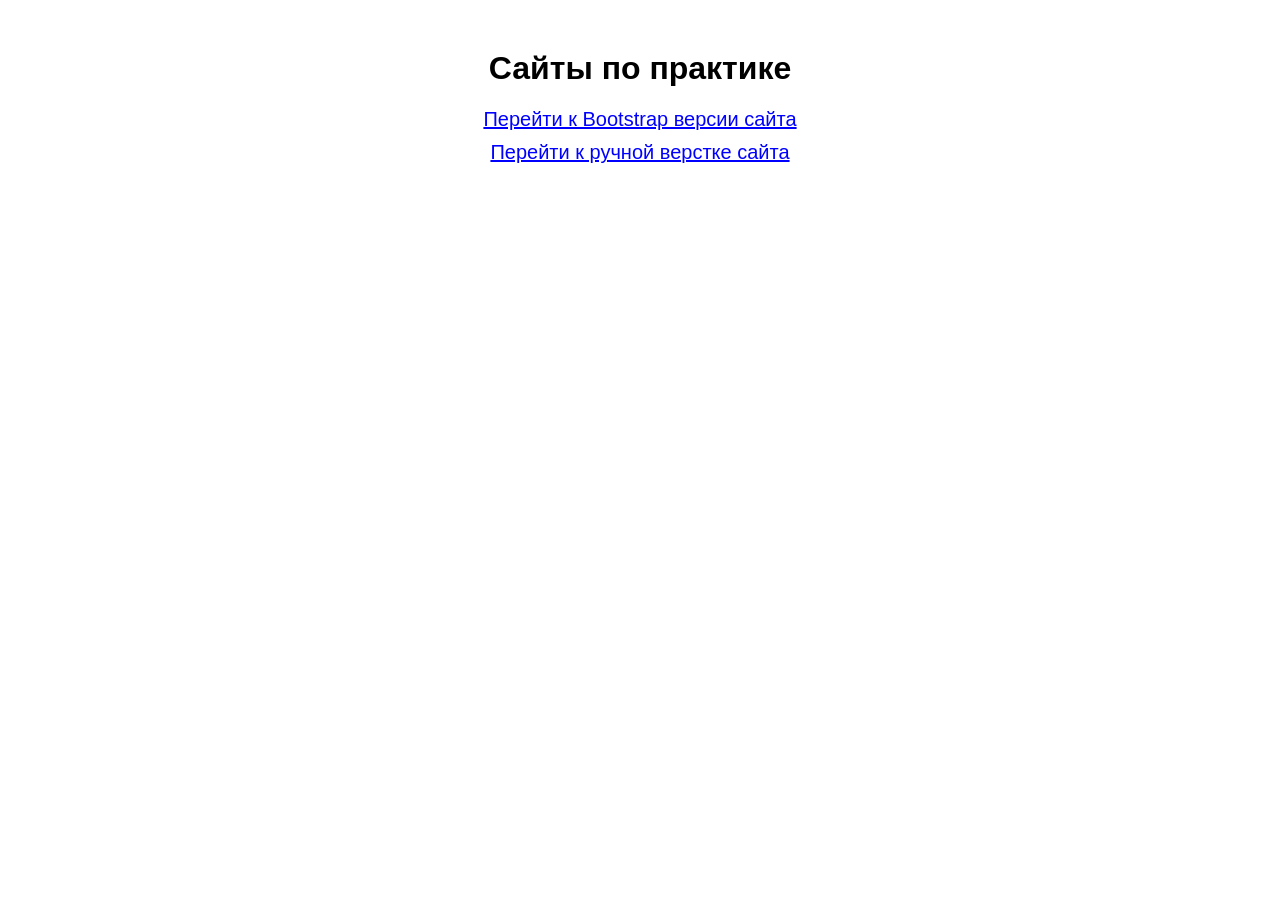
<file: index.html>
<!DOCTYPE html>
<html lang="ru">
<head>
    <meta charset="UTF-8">
    <title>Мои проекты</title>
    <style>
        body { font-family: sans-serif; text-align: center; margin-top: 50px; }
        a { display: block; margin: 10px; font-size: 20px; color: blue; }
    </style>
</head>
<body>
    <h1>Сайты по практике</h1>
    <a href="website(bootstrap)/website.html">Перейти к Bootstrap версии сайта</a>
    <a href="website(hand)/website(hand).html">Перейти к ручной верстке сайта</a>
</body>
</html>
</file>
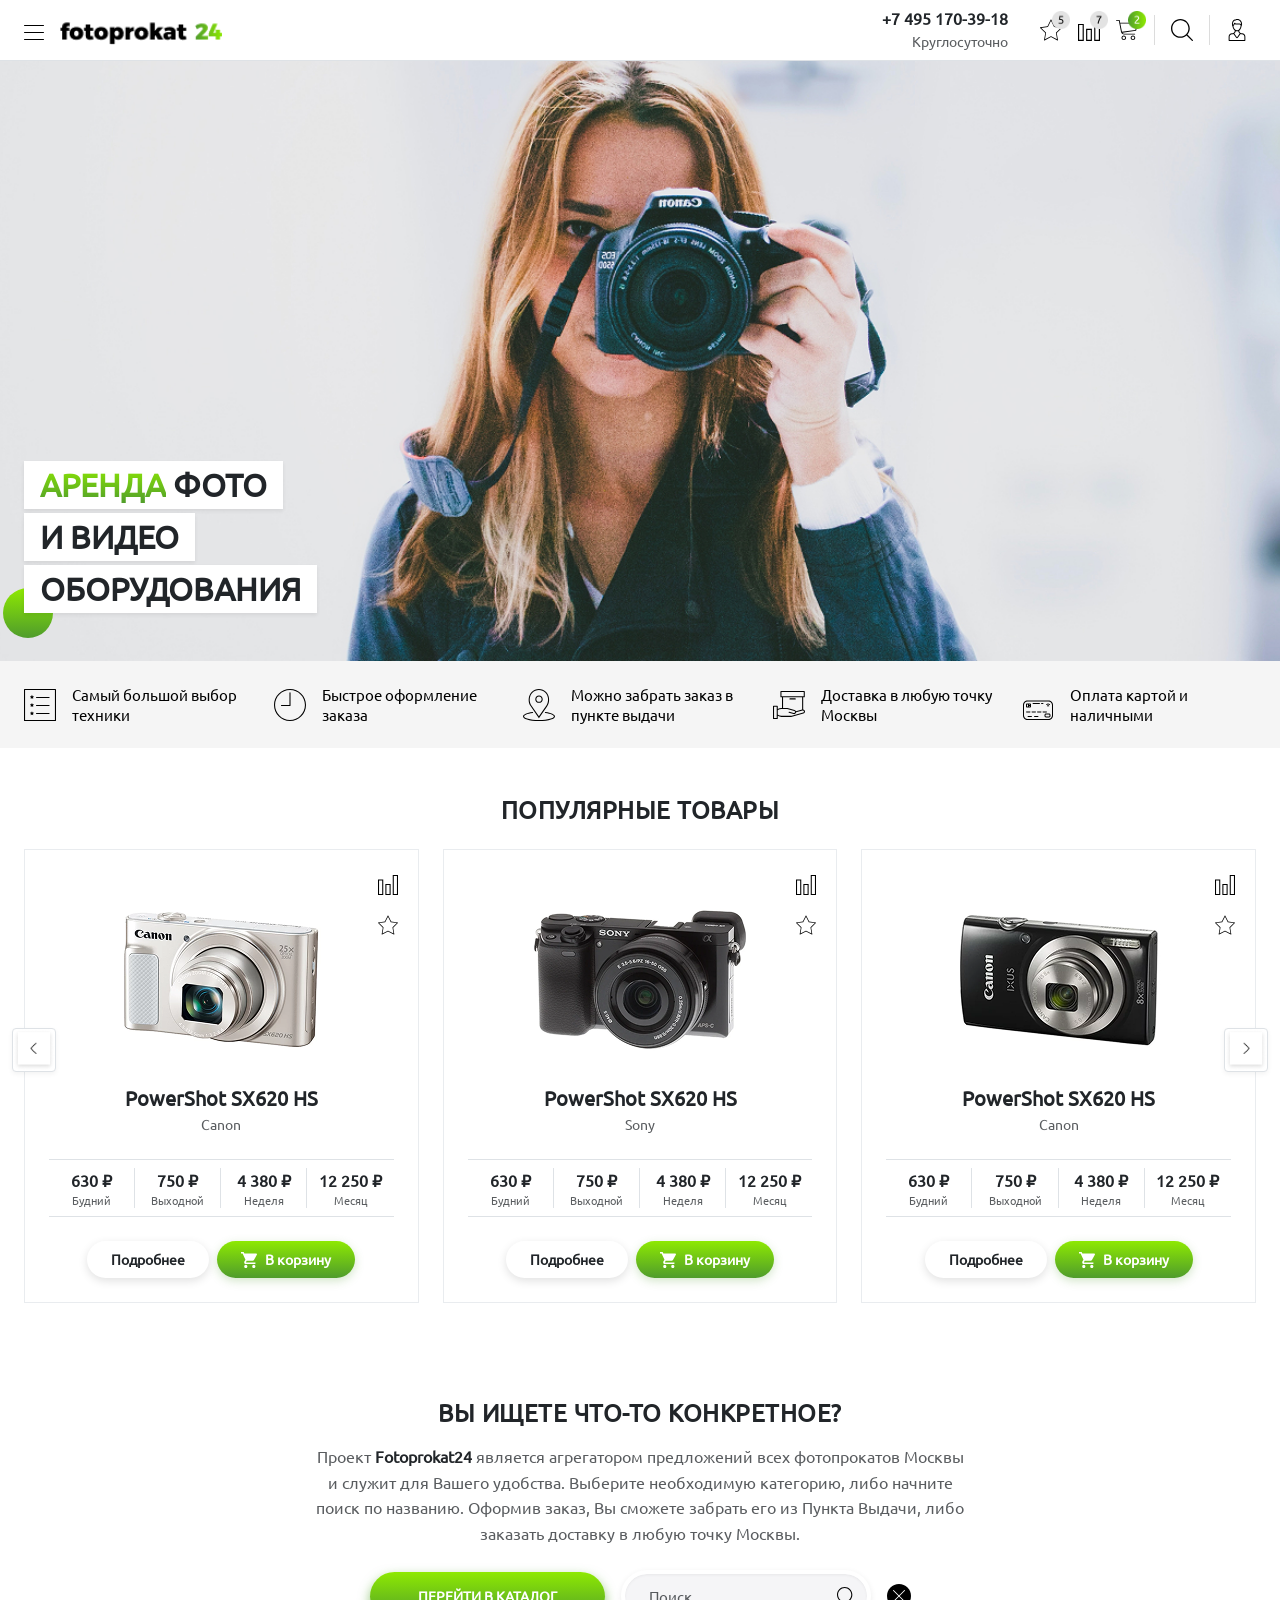
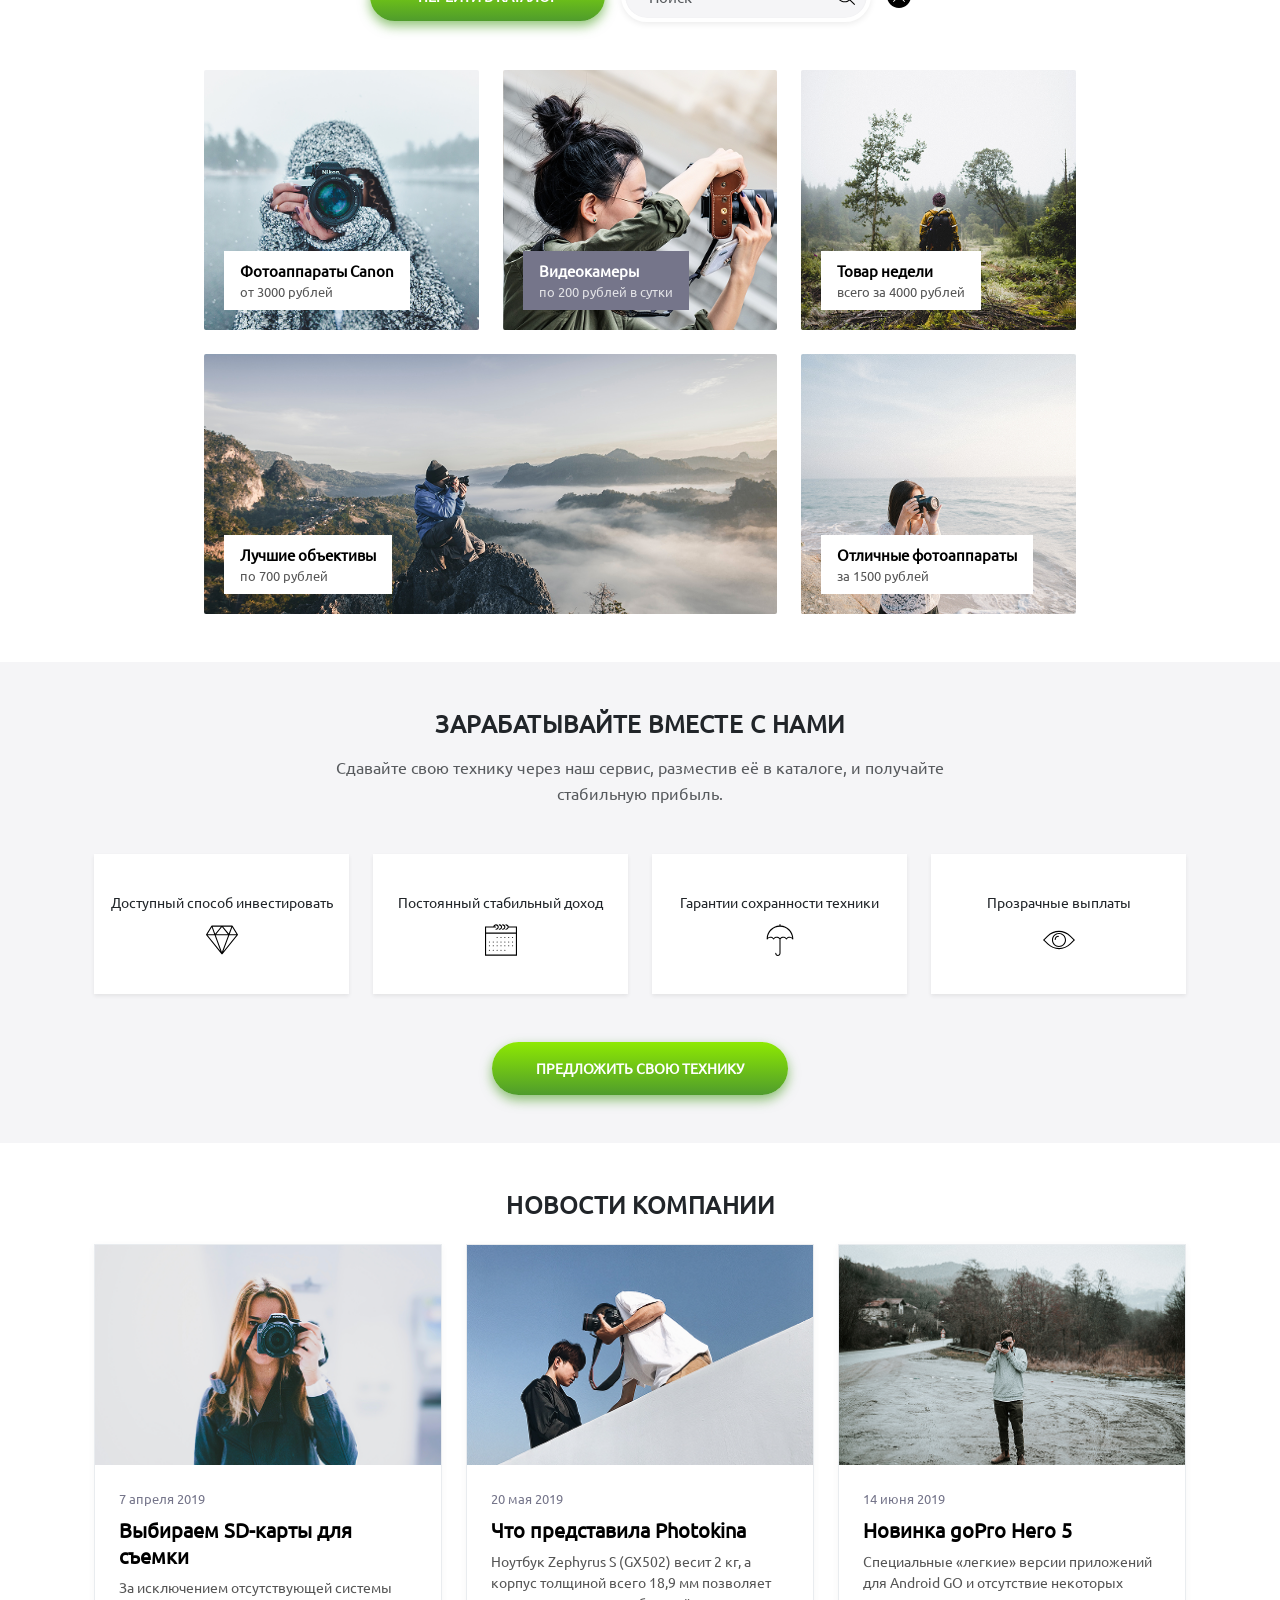
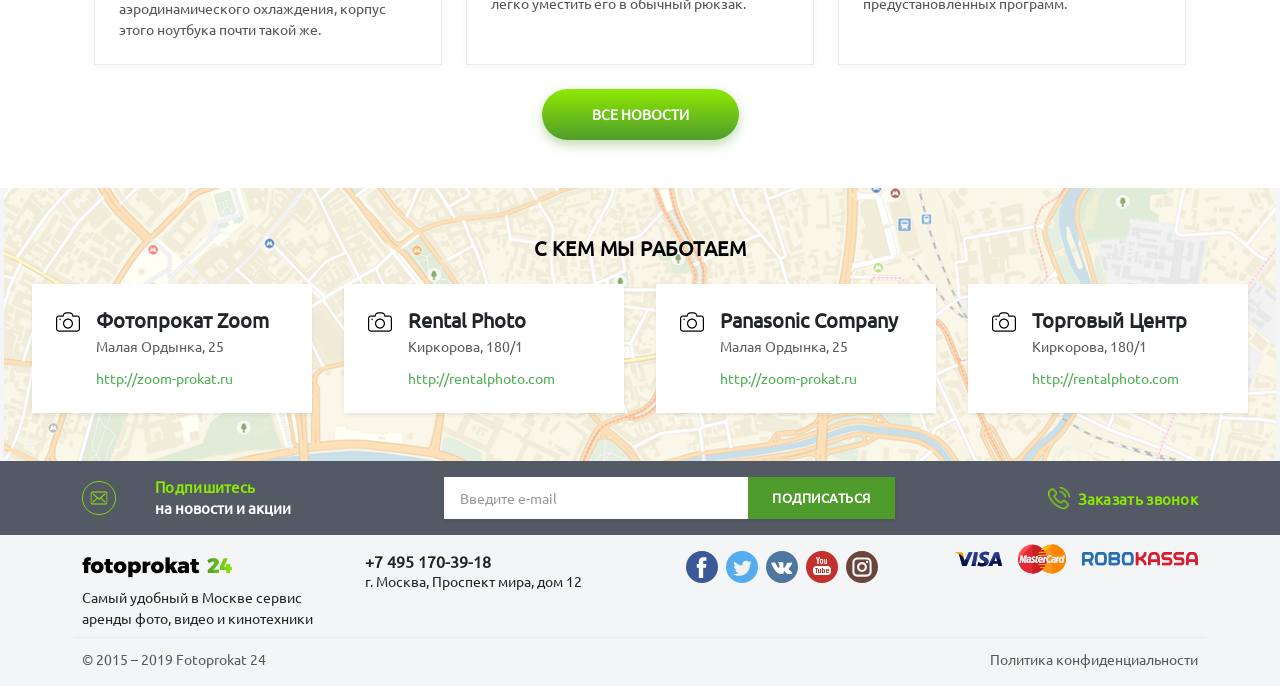
<file: website(bootstrap)/website.html>
<!DOCTYPE html>
<html lang="ru">
<head>
    <meta charset="UTF-8">
    <meta name="viewport" content="width=device-width, initial-scale=1.0">
    <title>Fotoprokat 24</title>
    <link href="https://cdn.jsdelivr.net/npm/bootstrap@5.3.2/dist/css/bootstrap.min.css" rel="stylesheet">
    <link rel="stylesheet" href="css/style.css">
    <script src="js/script.js" defer></script>
</head>
<body>

<div id="preloader">
    <div class="loader-container">
        <div class="camera-loader"></div>
        <p class="loader-text">Fotoprokat 24...</p>
    </div>
</div>

    <!-- Шапка-->  
 <header class="navbar navbar-light bg-white border-bottom py-2 position-relative">
    <div class="container-fluid px-4 d-flex align-items-center justify-content-between">
        
        <div class="d-none d-sm-flex align-items-center">
            <button class="btn p-0 border-0 me-3 header-burger-btn" type="button" data-bs-toggle="offcanvas" data-bs-target="#offcanvasMenu">
                <img src="image/menu.svg" alt="Меню">
            </button>
        </div>

        <a class="navbar-brand me-auto me-sm-0 header-logo-container" href="#">
            <img src="image/logo.png" alt="Логотип" class="header-logo-img">
            <img src="image/logoPhone.png" class="header-logo-img-logoPhone" alt="Логотип мобильный">
        </a>

        <div class="d-flex align-items-center order-0 order-sm-1 ms-sm-auto">
            <div class="text-end me-4 d-none d-md-block">
               <span class="text-dark fw-bold fs-9 d-block lh-sm">+7 495 170-39-18</span>
                <small class="text-muted fs-7">Круглосуточно</small>
            </div>

            <div class="d-flex align-items-center me-0 me-sm-2">
                <button class="btn p-2 position-relative border-0 img-badge-container">
                    <img src="image/star.svg" alt="Избранное" class="icon-img">
                    <img src="image/number5.png" alt="5" class="position-absolute badge-img">
                </button>

                <button class="btn p-2 position-relative border-0 img-badge-container">
                    <img src="image/compareBlack.svg" alt="Сравнение" class="icon-img">
                    <img src="image/number7.png" alt="5" class="position-absolute badge-img">
                </button>

                <button class="btn p-2 position-relative border-0 img-badge-container me-0 me-sm-2">
                    <img src="image/shopping-cart.svg" alt="Корзина" class="icon-img">
                    <img src="image/number2.png" alt="5" class="position-absolute badge-img">
                </button>

                <div class="vr-line d-none d-sm-block"></div>
            </div>

            <button class="btn p-2 border-0 d-none d-sm-block">
                <img src="image/search.svg" alt="Поиск" class="icon-img">
            </button>

            <div class="vr-line ms-2 me-2 d-none d-sm-block"></div>

            <button class="btn p-2 border-0 d-none d-sm-block">
                <img src="image/user (1).svg" alt="Профиль" class="icon-img">
            </button>
        </div>

        <div class="d-flex d-sm-none align-items-center order-1 mobile-right-group">
            <button class="btn p-2 border-0">
                <img src="image/search.svg" alt="Поиск" class="icon-img">
            </button>

            <button class="btn p-2 border-0">
                <img src="image/locked.svg" alt="Вход" class="icon-img">
            </button>

            <button class="btn p-0 border-0 ms-2 header-burger-btn" type="button" data-bs-toggle="offcanvas" data-bs-target="#offcanvasMenu">
                <img src="image/menu.svg" alt="Меню">
            </button>
        </div>

    </div>
</header>

  <!-- Всплывающее меню-->    
<div class="offcanvas offcanvas-top custom-menu-panel" id="offcanvasMenu" tabindex="-1">
    <div class="container-fluid px-3 py-3">
        <div class="row g-0">
            
            <div class="col-6 border-end menu-left-col">
                <ul class="list-unstyled mb-0">
                    <li class="menu-title fw-bold text-dark position-relative ps-3 mb-1">Каталог</li>
                    
                    <li><a href="#" class="menu-item text-decoration-none">Камеры</a></li>
                    <li><a href="#" class="menu-item text-decoration-none">Оптика</a></li>
                    <li><a href="#" class="menu-item text-decoration-none">Операторское оборудование</a></li>
                    <li><a href="#" class="menu-item text-decoration-none">Свет</a></li>
                    <li><a href="#" class="menu-item text-decoration-none">Звуковое оборудование</a></li>
                    <li><a href="#" class="menu-item text-decoration-none">Для трансляций</a></li>
                    <li><a href="#" class="menu-item text-decoration-none">Специальное оборудование</a></li>
                    <li><a href="#" class="menu-item text-decoration-none mb-2">Аксессуары</a></li>
                    
                    <li class="menu-title fw-bold text-dark position-relative ps-3">Новинки в прокате</li>
                </ul>
            </div>

            <div class="col-6 ps-3">
                <ul class="list-unstyled mb-0">
                    <li><a href="#" class="menu-item text-decoration-none">Как это работает</a></li>
                    <li><a href="#" class="menu-item text-decoration-none">Правила аренды</a></li>
                    <li><a href="#" class="menu-item text-decoration-none">Доставка и оплата</a></li>
                    <li><a href="#" class="menu-item text-decoration-none">Вопросы и ответы</a></li>
                    <li><a href="#" class="menu-item text-decoration-none">О компании</a></li>
                    <li><a href="#" class="menu-item text-decoration-none">Новости</a></li>
                    <li><a href="#" class="menu-item text-decoration-none">Сотрудничество</a></li>
                    <li><a href="#" class="menu-item text-decoration-none">Договор оферты</a></li>
                    <li><a href="#" class="menu-item text-decoration-none">Контакты</a></li>
                </ul>
            </div>

        </div>
    </div>
</div>

  <!-- Главный экран-->    
<section class="hero position-relative d-flex align-items-end pb-5">
    <div class="container-fluid px-4">
        
        <div class="hero-title position-relative d-inline-flex flex-column align-items-start z-2">
            
            <div class="hero-circle position-absolute rounded-circle"></div> 

            <div class="bg-white px-3 py-2 fw-bold fs-2 text-dark lh-1 mb-1 shadow-sm position-relative z-3">
                <span class="hero-word-gradient">АРЕНДА</span> ФОТО
            </div>
            
            <div class="bg-white px-3 py-2 fw-bold fs-2 text-dark lh-1 mb-1 shadow-sm position-relative z-3">
                И ВИДЕО
            </div>
            
            <div class="bg-white px-3 py-2 fw-bold fs-2 text-dark lh-1 shadow-sm position-relative z-3">
                ОБОРУДОВАНИЯ
            </div>
            
        </div>
        
    </div>
</section>

  <!-- Преимущества--> 
<section class="features py-4">
    <div class="container-fluid px-4">
        <div class="row row-cols-2 row-cols-md-3 row-cols-lg-5 g-3 justify-content-center">

            <div class="col">
                <div class="feature-item d-flex align-items-center bg-transparent">
                    <img src="image/listr.svg" alt="" class="feature-icon flex-shrink-0">
                    <p class="mb-0 ms-3 feature-text">Самый большой выбор техники</p>
                </div>
            </div>

            <div class="col">
                <div class="feature-item d-flex align-items-center bg-transparent">
                    <img src="image/timer.svg" alt="" class="feature-icon flex-shrink-0">
                    <p class="mb-0 ms-3 feature-text">Быстрое оформление заказа</p>
                </div>
            </div>

            <div class="col">
                <div class="feature-item d-flex align-items-center bg-transparent">
                    <img src="image/placeholderr.svg" alt="" class="feature-icon flex-shrink-0">
                    <p class="mb-0 ms-3 feature-text">Можно забрать заказ в пункте выдачи</p>
                </div>
            </div>

            <div class="col">
                <div class="feature-item d-flex align-items-center bg-transparent">
                    <img src="image/productr.svg" alt="" class="feature-icon flex-shrink-0">
                    <p class="mb-0 ms-3 feature-text">Доставка в любую точку Москвы</p>
                </div>
            </div>

            <div class="col w-100-mobile">
                <div class="feature-item d-flex align-items-center bg-transparent">
                    <img src="image/money.svg" alt="" class="feature-icon flex-shrink-0">
                    <p class="mb-0 ms-3 feature-text">Оплата картой и наличными</p>
                </div>
            </div>

        </div>
    </div>
</section>

<!-- Карточка товара--> 
<section class="popular py-5 position-relative">
    <div class="container-fluid px-4 position-relative">
        
        <h2 class="text-center fw-bold fs-4 mb-4 popular-title text-uppercase">Популярные товары</h2>

        <button class="btn popular-arrow left-arrow d-none d-md-flex position-absolute start-0" type="button">
            <img src="image/left.png" alt="Назад">
        </button>

        <div class="row row-cols-1 row-cols-sm-2 row-cols-lg-3 g-4 justify-content-center">

             <!-- Карточка 1-->
            <div class="col">
                <div class="card h-100 product-card border-light-subtle rounded-0 p-4 text-center position-relative">
                    <div class="product-icons position-absolute top-0 end-0 p-3 d-flex flex-column gap-2">
                        <button class="btn p-1 border-0"><img src="image/compareBlack.svg" alt="Сравнить" class="icon-action"></button>
                        <button class="btn p-1 border-0"><img src="image/star.svg" alt="В избранное" class="icon-action"></button>
                    </div>
                    <div class="my-3 img-container d-flex align-items-center justify-content-center">
                        <img src="image/camera1.png" alt="PowerShot SX620 HS" class="product-img img-fluid">
                    </div>
                    <h3 class="fs-5 fw-bold text-dark mb-1 product-name">PowerShot SX620 HS</h3>
                    <div class="text-muted small mb-4 product-brand">Canon</div>
                    <div class="row g-0 border-top border-bottom py-2 mb-4 product-prices">
                        <div class="col-3 border-end"><div class="fw-bold fs-6 text-dark text-nowrap">630 ₽</div><div class="text-muted fs-7">Будний</div></div>
                        <div class="col-3 border-end"><div class="fw-bold fs-6 text-dark text-nowrap">750 ₽</div><div class="text-muted fs-7">Выходной</div></div>
                        <div class="col-3 border-end"><div class="fw-bold fs-6 text-dark text-nowrap">4 380 ₽</div><div class="text-muted fs-7">Неделя</div></div>
                        <div class="col-3"><div class="fw-bold fs-6 text-dark text-nowrap">12 250 ₽</div><div class="text-muted fs-7">Месяц</div></div>
                    </div>
                    <div class="d-flex justify-content-center gap-2 mt-auto">
                        <a href="#" class="btn btn-white btn-custom-outline rounded-pill px-4 py-2 fw-bold text-nowrap">Подробнее</a>
                        <a href="#" class="btn btn-custom-dark rounded-pill px-4 py-2 fw-bold text-white text-nowrap d-inline-flex align-items-center justify-content-center">
                            <img src="image/cart.svg" alt="" class="btn-cart-icon me-2">
                            В корзину
                        </a>
                    </div>
                </div>
            </div>

            <!-- Карточка 2 --> 
            <div class="col">
                <div class="card h-100 product-card border-light-subtle rounded-0 p-4 text-center position-relative">
                    <div class="product-icons position-absolute top-0 end-0 p-3 d-flex flex-column gap-2">
                        <button class="btn p-1 border-0"><img src="image/compareBlack.svg" alt="Сравнить" class="icon-action"></button>
                        <button class="btn p-1 border-0"><img src="image/star.svg" alt="В избранное" class="icon-action"></button>
                    </div>
                    <div class="my-3 img-container d-flex align-items-center justify-content-center">
                        <img src="image/camera2.png" alt="Sony CyberShot DSC-HX60" class="product-img img-fluid">
                    </div>
                    <h3 class="fs-5 fw-bold text-dark mb-1 product-name">PowerShot SX620 HS</h3>
                    <div class="text-muted small mb-4 product-brand">Sony</div>
                    <div class="row g-0 border-top border-bottom py-2 mb-4 product-prices">
                        <div class="col-3 border-end"><div class="fw-bold fs-6 text-dark text-nowrap">630 ₽</div><div class="text-muted fs-7">Будний</div></div>
                        <div class="col-3 border-end"><div class="fw-bold fs-6 text-dark text-nowrap">750 ₽</div><div class="text-muted fs-7">Выходной</div></div>
                        <div class="col-3 border-end"><div class="fw-bold fs-6 text-dark text-nowrap">4 380 ₽</div><div class="text-muted fs-7">Неделя</div></div>
                        <div class="col-3"><div class="fw-bold fs-6 text-dark text-nowrap">12 250 ₽</div><div class="text-muted fs-7">Месяц</div></div>
                    </div>
                    <div class="d-flex justify-content-center gap-2 mt-auto">
                        <a href="#" class="btn btn-white btn-custom-outline rounded-pill px-4 py-2 fw-bold text-nowrap">Подробнее</a>
                        <a href="#" class="btn btn-custom-dark rounded-pill px-4 py-2 fw-bold text-white text-nowrap d-inline-flex align-items-center justify-content-center">
                            <img src="image/cart.svg" alt="" class="btn-cart-icon me-2">
                            В корзину
                        </a>
                    </div>
                </div>
            </div>
            
             <!-- Карточка 3-->
            <div class="col d-none d-md-block d-lg-block">
                <div class="card h-100 product-card border-light-subtle rounded-0 p-4 text-center position-relative">
                    <div class="product-icons position-absolute top-0 end-0 p-3 d-flex flex-column gap-2">
                        <button class="btn p-1 border-0"><img src="image/compareBlack.svg" alt="Сравнить" class="icon-action"></button>
                        <button class="btn p-1 border-0"><img src="image/star.svg" alt="В избранное" class="icon-action"></button>
                    </div>
                    <div class="my-3 img-container d-flex align-items-center justify-content-center">
                        <img src="image/camera3.png" alt="Canon PowerShot SX620 HS" class="product-img img-fluid">
                    </div>
                    <h3 class="fs-5 fw-bold text-dark mb-1 product-name">PowerShot SX620 HS</h3>
                    <div class="text-muted small mb-4 product-brand">Canon</div>
                    <div class="row g-0 border-top border-bottom py-2 mb-4 product-prices">
                        <div class="col-3 border-end"><div class="fw-bold fs-6 text-dark text-nowrap">630 ₽</div><div class="text-muted fs-7">Будний</div></div>
                        <div class="col-3 border-end"><div class="fw-bold fs-6 text-dark text-nowrap">750 ₽</div><div class="text-muted fs-7">Выходной</div></div>
                        <div class="col-3 border-end"><div class="fw-bold fs-6 text-dark text-nowrap">4 380 ₽</div><div class="text-muted fs-7">Неделя</div></div>
                        <div class="col-3"><div class="fw-bold fs-6 text-dark text-nowrap">12 250 ₽</div><div class="text-muted fs-7">Месяц</div></div>
                    </div>
                    <div class="d-flex justify-content-center gap-2 mt-auto">
                        <a href="#" class="btn btn-white btn-custom-outline rounded-pill px-4 py-2 fw-bold text-nowrap">Подробнее</a>
                        <a href="#" class="btn btn-custom-dark rounded-pill px-4 py-2 fw-bold text-white text-nowrap d-inline-flex align-items-center justify-content-center">
                            <img src="image/cart.svg" alt="" class="btn-cart-icon me-2">
                            В корзину
                        </a>
                    </div>
                </div>
            </div>

        </div>

        <button class="btn popular-arrow right-arrow d-none d-md-flex position-absolute end-0" type="button">
            <img src="image/right.png" alt="Вперед">
        </button>

    </div>
</section>


<!-- Раздел "Вы ищете что-то конкретное?"--> 
<section class="search-info py-5 bg-white">
    <div class="container-fluid px-0 text-center search-info-container">

        <div class="mx-auto px-4 search-text-block">
            <h2 class="fw-bold fs-4 mb-3 search-info-title text-uppercase">Вы ищете что-то конкретное?</h2>

            <p class="text-muted fs-6 mb-4 mx-auto search-info-text">
                Проект <span class="text-dark fw-bold">Fotoprokat24</span> является агрегатором предложений всех фотопрокатов Москвы и служит для Вашего удобства.
                Выберите необходимую категорию, либо начните поиск по названию. Оформив заказ, Вы сможете забрать его из
                Пункта Выдачи, либо заказать доставку в любую точку Москвы.
            </p>

            <div class="d-flex flex-column flex-sm-row justify-content-center align-items-center gap-3 mb-5 search-info-actions">
                
                <a href="#" class="btn btn-custom-green rounded-pill fw-bold text-white text-uppercase text-nowrap search-info-btn">
                    Перейти в каталог
                </a>

                <div class="position-relative d-none d-sm-block search-input-group">
                    <input type="text" placeholder="Поиск" class="form-control rounded-pill border-4 border-white bg-light-gray px-4 py-2 search-info-input">
                    <span class="position-absolute end-0 top-50 translate-middle-y me-3 search-icon"></span>
                </div>

                <button type="button" class="btn p-0 border-0 d-none d-sm-inline-block search-clear" aria-label="Очистить"></button>

                <a href="#" class="btn btn-white rounded-pill fw-bold text-dark d-sm-none text-uppercase search-mobile-btn">
                    Приступить к поиску
                </a>
            </div>
        </div>

        <div class="categories-grid">

            <div class="category-card" style="background-image: url('image/photo-7.png');">
                <div class="category-text text-start">Фотоаппараты Canon<br><span>от 3000 рублей</span></div>
            </div>

            <div class="category-card" style="background-image: url('image/photo-6.png');">
                <div class="category-text text-start bg-secondary-gray text-white">Видеокамеры<br><span>по 200 рублей в сутки</span></div>
            </div>

            <div class="category-card" style="background-image: url('image/photo-5.png');">
                <div class="category-text text-start">Товар недели<br><span>всего за 4000 рублей</span></div>
            </div>

            <div class="category-card" style="background-image: url('image/photo-4.png');">
                <div class="category-text text-start">Лучшие объективы<br><span>по 700 рублей</span></div>
            </div>

            <div class="category-card" style="background-image: url('image/photo-3.png');">
                <div class="category-text text-start">Отличные фотоаппараты<br><span>за 1500 рублей</span></div>
            </div>

        </div>

    </div>
</section>

<!-- Раздел "Зарабатывайте вместе с нами"--> 
<section class="how-it-works py-5 bg-light-section">
    <div class="container text-center px-4 how-container">

        <h2 class="fw-bold fs-4 mb-3 how-title text-uppercase">Зарабатывайте вместе с нами</h2>

        <p class="text-muted fs-6 mb-5 mx-auto how-subtitle">
            Сдавайте свою технику через наш сервис, разместив её в каталоге, и получайте стабильную прибыль.
        </p>

        <div class="row g-4 justify-content-center mb-5 how-steps">

            <div class="col-12 col-sm-6 col-lg-3">
                <div class="card h-100 border-0 rounded-0 p-4 shadow-sm text-start position-relative how-step">
                    <p class="mb-0 fw-medium text-dark how-step-text">Доступный способ инвестировать</p>
                    <div class="position-absolute bottom-0 end-0 p-3 how-icon">
                        <img src="image/diamond.svg" alt="Инвестиции" class="img-fluid">
                    </div>
                </div>
            </div>

            <div class="col-12 col-sm-6 col-lg-3">
                <div class="card h-100 border-0 rounded-0 p-4 shadow-sm text-start position-relative how-step">
                    <p class="mb-0 fw-medium text-dark how-step-text">Постоянный стабильный доход</p>
                    <div class="position-absolute bottom-0 end-0 p-3 how-icon">
                        <img src="image/calendar-6.svg" alt="Доход" class="img-fluid">
                    </div>
                </div>
            </div>

            <div class="col-12 col-sm-6 col-lg-3">
                <div class="card h-100 border-0 rounded-0 p-4 shadow-sm text-start position-relative how-step">
                    <p class="mb-0 fw-medium text-dark how-step-text">Гарантии сохранности техники</p>
                    <div class="position-absolute bottom-0 end-0 p-3 how-icon">
                        <img src="image/umbrella.svg" alt="Гарантии" class="img-fluid">
                    </div>
                </div>
            </div>

            <div class="col-12 col-sm-6 col-lg-3">
                <div class="card h-100 border-0 rounded-0 p-4 shadow-sm text-start position-relative how-step">
                    <p class="mb-0 fw-medium text-dark how-step-text">Прозрачные выплаты</p>
                    <div class="position-absolute bottom-0 end-0 p-3 how-icon">
                        <img src="image/view.svg" alt="Выплаты" class="img-fluid">
                    </div>
                </div>
            </div>

        </div>

        <a href="#" class="btn btn-custom-green rounded-pill fw-bold text-white text-uppercase text-nowrap how-btn">
            Предложить свою технику
        </a>

    </div>
</section>



<!-- Раздел "Новости компании"--> 
<section class="news py-5 bg-white">
    <div class="container text-center px-4 news-container">

        <h2 class="fw-bold fs-4 mb-4 text-uppercase news-title">Новости компании</h2>

        <div class="row g-4 justify-content-center mb-4 text-start">

            <div class="col-12 col-md-6 col-lg-4">
                <div class="card h-100 border-light-subtle rounded-0 p-0 news-card">
                    <img src="image/photo-2.png" alt="Выбираем SD-карты" class="card-img-top rounded-0 news-img">
                    <div class="card-body p-4 news-content">
                        <span class="news-date d-block mb-2">7 апреля 2019</span>
                        <h3 class="fw-bold fs-5 mb-2 news-card-title">Выбираем SD-карты для съемки</h3>
                        <p class="card-text text-muted news-text">
                            За исключением отсутствующей системы аэродинамического охлаждения, корпус этого ноутбука почти такой же.
                        </p>
                    </div>
                </div>
            </div>

            <div class="col-12 col-md-6 col-lg-4">
                <div class="card h-100 border-light-subtle rounded-0 p-0 news-card">
                    <img src="image/photo-1.png" alt="Photokina" class="card-img-top rounded-0 news-img">
                    <div class="card-body p-4 news-content">
                        <span class="news-date d-block mb-2">20 мая 2019</span>
                        <h3 class="fw-bold fs-5 mb-2 news-card-title">Что представила Photokina</h3>
                        <p class="card-text text-muted news-text">
                            Ноутбук Zephyrus S (GX502) весит 2 кг, а корпус толщиной всего 18,9 мм позволяет легко уместить его в обычный рюкзак.
                        </p>
                    </div>
                </div>
            </div>

            <div class="col-12 col-md-6 col-lg-4 d-block d-md-none d-lg-block">
                <div class="card h-100 border-light-subtle rounded-0 p-0 news-card">
                    <img src="image/photo.png" alt="GoPro Hero 5" class="card-img-top rounded-0 news-img">
                    <div class="card-body p-4 news-content">
                        <span class="news-date d-block mb-2">14 июня 2019</span>
                        <h3 class="fw-bold fs-5 mb-2 news-card-title">Новинка goPro Hero 5</h3>
                        <p class="card-text text-muted news-text">
                            Специальные «легкие» версии приложений для Android GO и отсутствие некоторых предустановленных программ.
                        </p>
                    </div>
                </div>
            </div>

        </div>

        <a href="#" class="btn btn-custom-green rounded-pill fw-bold text-white text-uppercase text-nowrap news-btn">
            Все новости
        </a>

    </div>
</section>

<!-- Раздел "С кем мы работаем"--> 
<section class="partners bg-light-section">
    <div class="container-fluid px-1">
        <div class="partners-bg py-5 px-3 px-md-4 rounded-3 text-center">

            <h2 class="fw-bold fs-5 mb-4 text-uppercase partners-title">С кем мы работаем</h2>

            <div class="row g-4 justify-content-center text-start partners-grid">

                <div class="col-12 col-md-6 col-xl-3 d-flex justify-content-center">
                    <div class="card h-100 border-0 rounded-0 p-4 shadow-sm w-100 partner-card">
                        <div class="d-flex align-items-start gap-3">
                            <img src="image/photograph.svg" class="flex-shrink-0 partner-icon" alt="Иконка фотоаппарата">
                            <div class="partner-info">
                                <h3 class="fw-bold fs-5 mb-1 text-dark">Фотопрокат Zoom</h3>
                                <p class="mb-2 text-muted small partner-address">Малая Ордынка, 25</p>
                                <a href="http://zoom-prokat.ru" class="small partner-link">http://zoom-prokat.ru</a>
                            </div>
                        </div>
                    </div>
                </div>

                <div class="col-12 col-md-6 col-xl-3 d-flex justify-content-center">
                    <div class="card h-100 border-0 rounded-0 p-4 shadow-sm w-100 partner-card">
                        <div class="d-flex align-items-start gap-3">
                            <img src="image/photograph.svg" class="flex-shrink-0 partner-icon" alt="Иконка фотоаппарата">
                            <div class="partner-info">
                                <h3 class="fw-bold fs-5 mb-1 text-dark">Rental Photo</h3>
                                <p class="mb-2 text-muted small partner-address">Киркорова, 180/1</p>
                                <a href="http://rentalphoto.com" class="small partner-link">http://rentalphoto.com</a>
                            </div>
                        </div>
                    </div>
                </div>

                <div class="col-12 col-md-6 col-xl-3 d-flex justify-content-center">
                    <div class="card h-100 border-0 rounded-0 p-4 shadow-sm w-100 partner-card">
                        <div class="d-flex align-items-start gap-3">
                            <img src="image/photograph.svg" class="flex-shrink-0 partner-icon" alt="Иконка фотоаппарата">
                            <div class="partner-info">
                                <h3 class="fw-bold fs-5 mb-1 text-dark">Panasonic Company</h3>
                                <p class="mb-2 text-muted small partner-address">Малая Ордынка, 25</p>
                                <a href="http://zoom-prokat.ru" class="small partner-link">http://zoom-prokat.ru</a>
                            </div>
                        </div>
                    </div>
                </div>

                <div class="col-12 col-md-6 col-xl-3 d-flex justify-content-center">
                    <div class="card h-100 border-0 rounded-0 p-4 shadow-sm w-100 partner-card">
                        <div class="d-flex align-items-start gap-3">
                            <img src="image/photograph.svg" class="flex-shrink-0 partner-icon" alt="Иконка фотоаппарата">
                            <div class="partner-info">
                                <h3 class="fw-bold fs-5 mb-1 text-dark">Торговый Центр</h3>
                                <p class="mb-2 text-muted small partner-address">Киркорова, 180/1</p>
                                <a href="http://rentalphoto.com" class="small partner-link">http://rentalphoto.com</a>
                            </div>
                        </div>
                    </div>
                </div>

            </div>

        </div>
    </div>
</section>


<section class="subscribe-section">
    <div class="container-fluid px-0">
        <div class="subscribe-wrapper py-3 px-3 text-white">
            <div class="container-xl">
                <div class="row align-items-center justify-content-between g-4">
                    
                    <div class="col-12 col-md-auto d-flex align-items-center gap-4 justify-content-center justify-content-md-start order-md-1">
                        <div class="flex-shrink-0 sub-icon-wrap">
                            <img src="image/letter.svg" alt="Письмо" class="img-fluid sub-icon sub-icon-letter">
                        </div>
                        <div class="lh-sm text-center text-md-start sub-text sub-title-block">
                            <span class="text-custom-green fw-bold d-block text-uppercas sub-green">Подпишитесь</span>
                            <span class="fw-bold text-nowrap sub-white">на новости и акции</span>
                        </div>
                    </div>

                    <div class="col-12 col-md-6 col-lg-5 order-md-3 order-lg-2">
                        <form action="#" class="input-group rounded-0 shadow-sm">
                            <input type="email" class="form-control rounded-0 border-0 px-3 py-2 sub-input" placeholder="Введите e-mail" required>
                            <button class="btn btn-submit rounded-0 border-0 px-4 text-uppercase fw-bold sub-btn" type="submit">подписаться</button>
                        </form>
                    </div>

                    <div class="col-12 col-md-auto d-flex align-items-center gap-2 justify-content-center justify-content-md-end order-md-2 order-lg-3">
                        <div class="flex-shrink-0 sub-icon-wrap">
                            <img src="image/phone-call.png" alt="Телефон" class="img-fluid sub-icon sub-icon-phone">
                        </div>
                        <div class="sub-text">
                            <a href="#" class="text-custom-green fw-bold text-decoration-none text-uppercas text-nowrap sub-link">Заказать звонок</a>
                        </div>
                    </div>

                </div>
            </div>
        </div>
    </div>
</section>

<!-- Подвал --> 
<footer class="footer py-3 bg-footer-grey"> 
    <div class="container-xl">
        
        
        <div class="row align-items-start justify-content-between g-3 pb-2 border-bottom border-light-subtle">
            
           
            <div class="col-12 col-md-4 col-lg-3 text-center text-md-start footer-brand">
                <div class="footer-logo mb-2">
                    <img src="image/logo.png" class="img-fluid logo-desktop" alt="fotoprokat24">
                </div>
                <p class="footer-text small text-dark mb-0" style="max-width: 250px;">Самый удобный в Москве сервис аренды фото, видео и кинотехники</p>
            </div>

            <!-- Блок с контактами  -->
            <div class="col-12 col-md-4 col-lg-3 text-center text-md-start footer-contacts">
                <span class="text-dark fw-bold fs-9 d-block lh-sm">+7 495 170-39-18</span>
                <address class="small text-dark mb-0 footer-address">г. Москва, Проспект мира, дом 12</address>
            </div>

            <!-- Блок с соцсетями  -->
            <div class="col-12 col-md-4 col-lg-3 d-flex justify-content-center justify-content-md-end justify-content-lg-center align-items-center footer-social">
                <div class="d-flex gap-2">
                    <a href="#" class="social-link"><img src="image/facebook.svg" alt="Facebook"></a>
                    <a href="#" class="social-link"><img src="image/twitter.svg" alt="Twitter"></a>
                    <a href="#" class="social-link"><img src="image/vk.svg" alt="VK"></a>
                    <a href="#" class="social-link"><img src="image/youtube.svg" alt="YouTube"></a>
                    <a href="#" class="social-link"><img src="image/instagram.svg" alt="Instagram"></a>
                </div>
            </div>

            <!-- Платежки-->
            <div class="col-12 col-md-12 col-lg-3 d-flex justify-content-center justify-content-lg-end align-items-center footer-payments mt-md-2 mt-lg-0">
                <div class="d-flex align-items-center gap-3">
                    <img src="image/visa.svg" alt="Visa" class="pay-visa">
                    <img src="image/mastercard.svg" alt="Mastercard" class="pay-master">
                    <img src="image/robokassa.svg" alt="Robokassa" class="pay-robo">
                </div>
            </div>

        </div>


        <div class="row pt-2 g-2 text-center text-md-start">
            <div class="col-12 col-md-4 col-lg-6">
                <span class="footer-copy text-muted small">© 2015 – 2019 Fotoprokat 24</span>
            </div>
           
            <div class="col-12 col-md-8 col-lg-6 text-md-start text-lg-end">
                <a href="#" class="footer-policy text-muted small text-decoration-none">Политика конфиденциальности</a>
            </div>
        </div>

    </div>
</footer>

<script src="https://cdn.jsdelivr.net/npm/bootstrap@5.3.2/dist/js/bootstrap.bundle.min.js"></script>
</body>
</html>
</file>
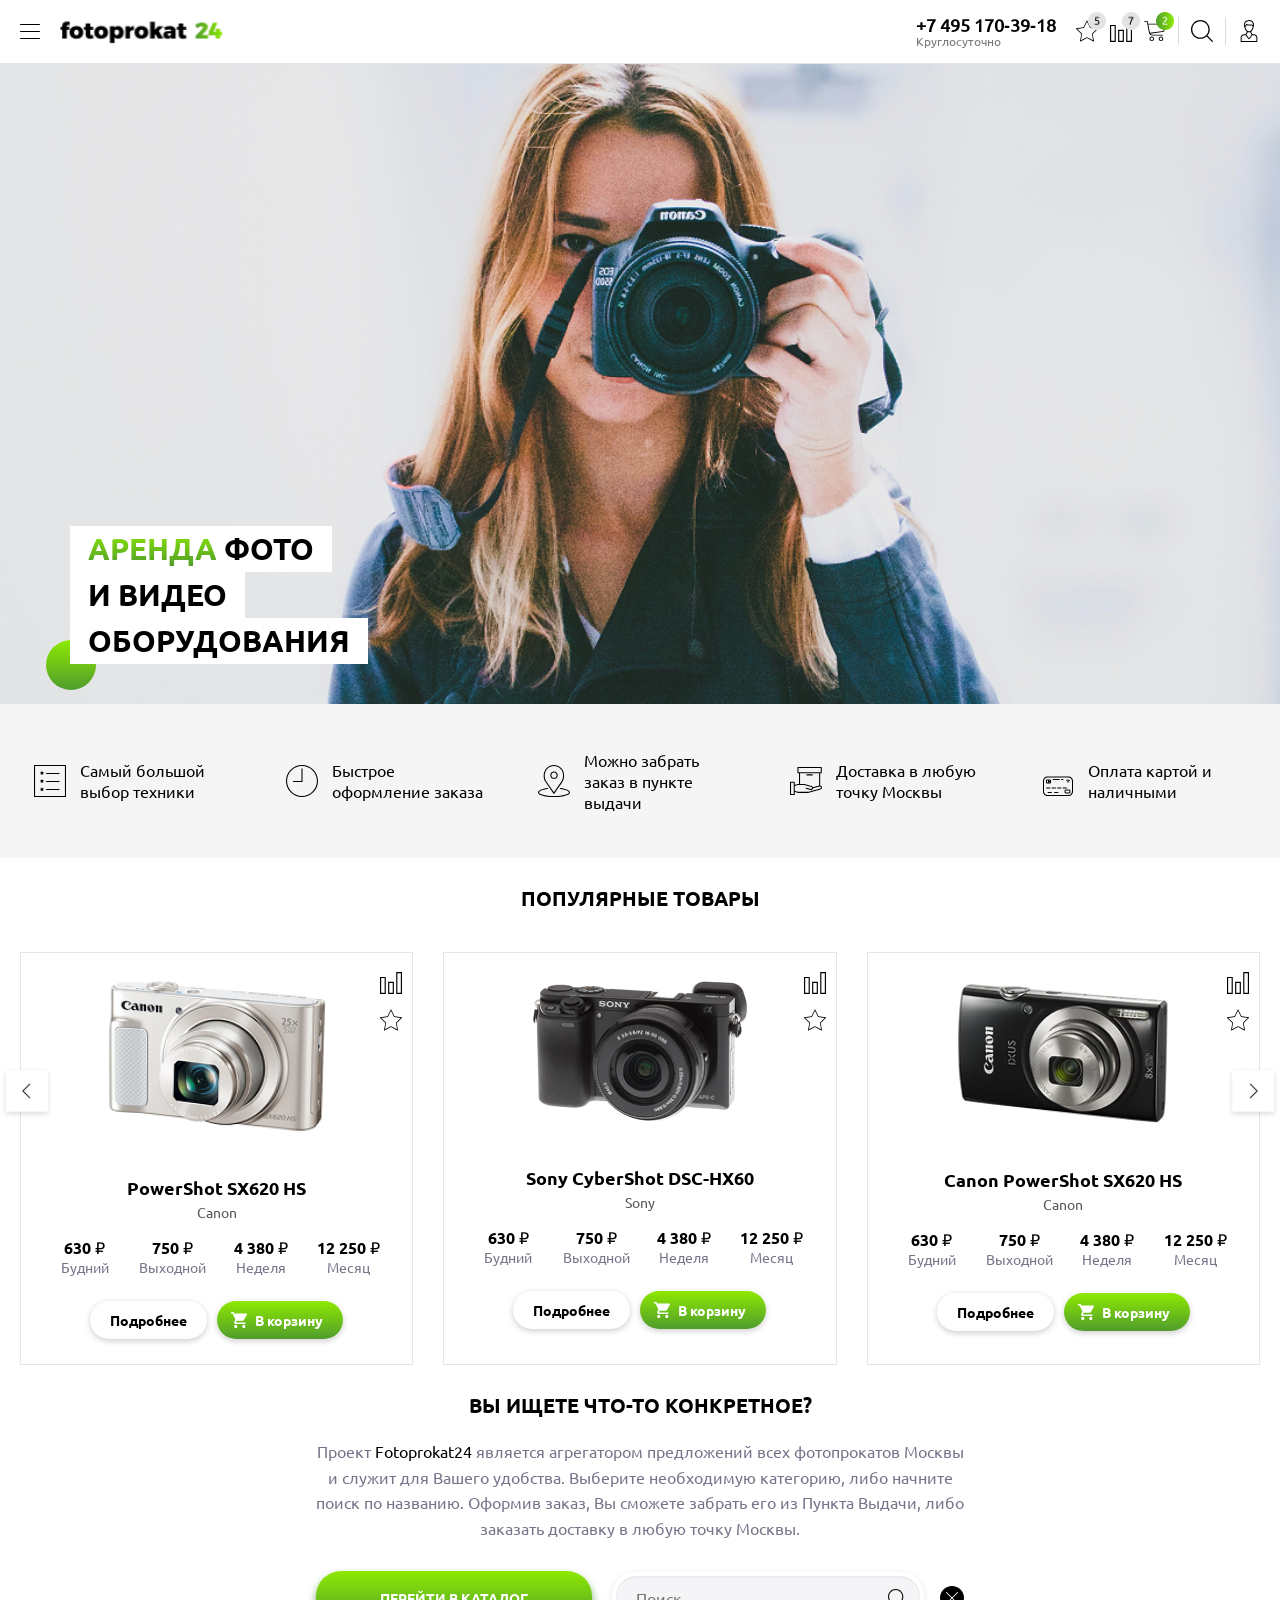
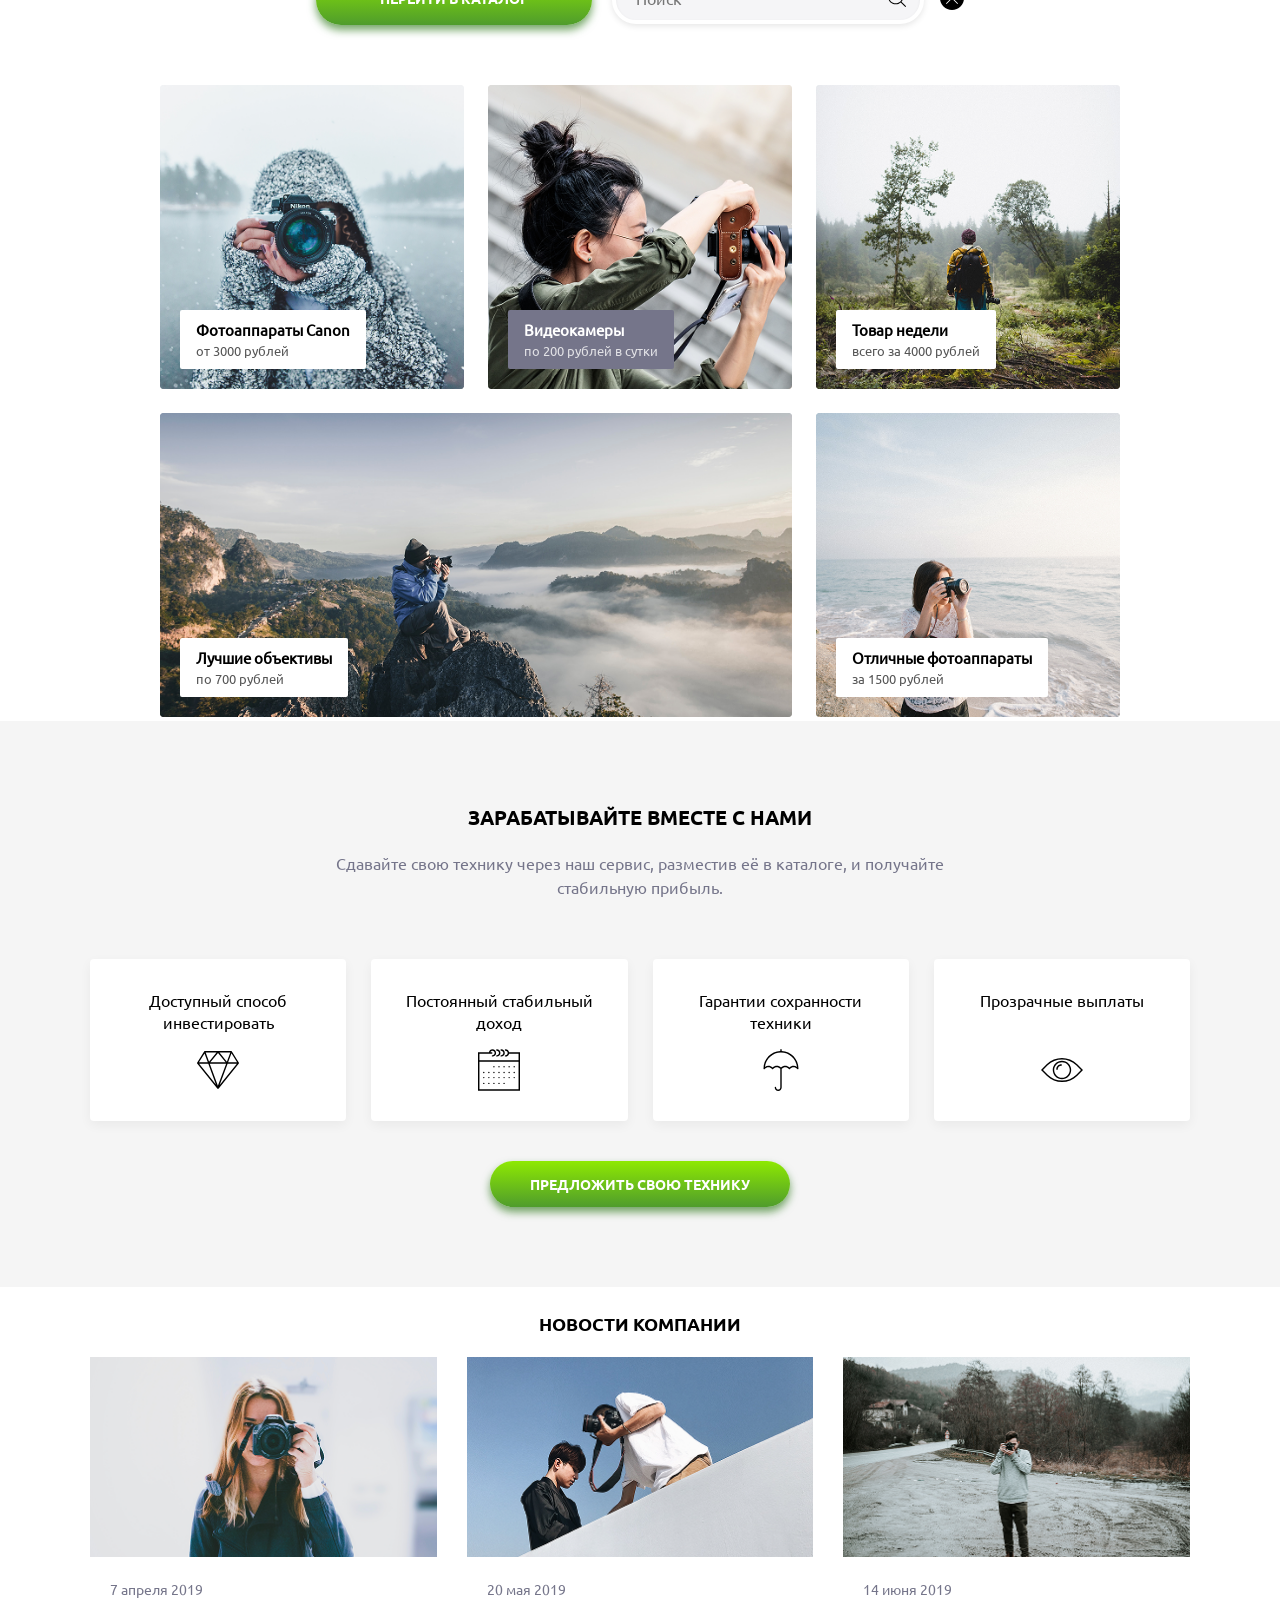
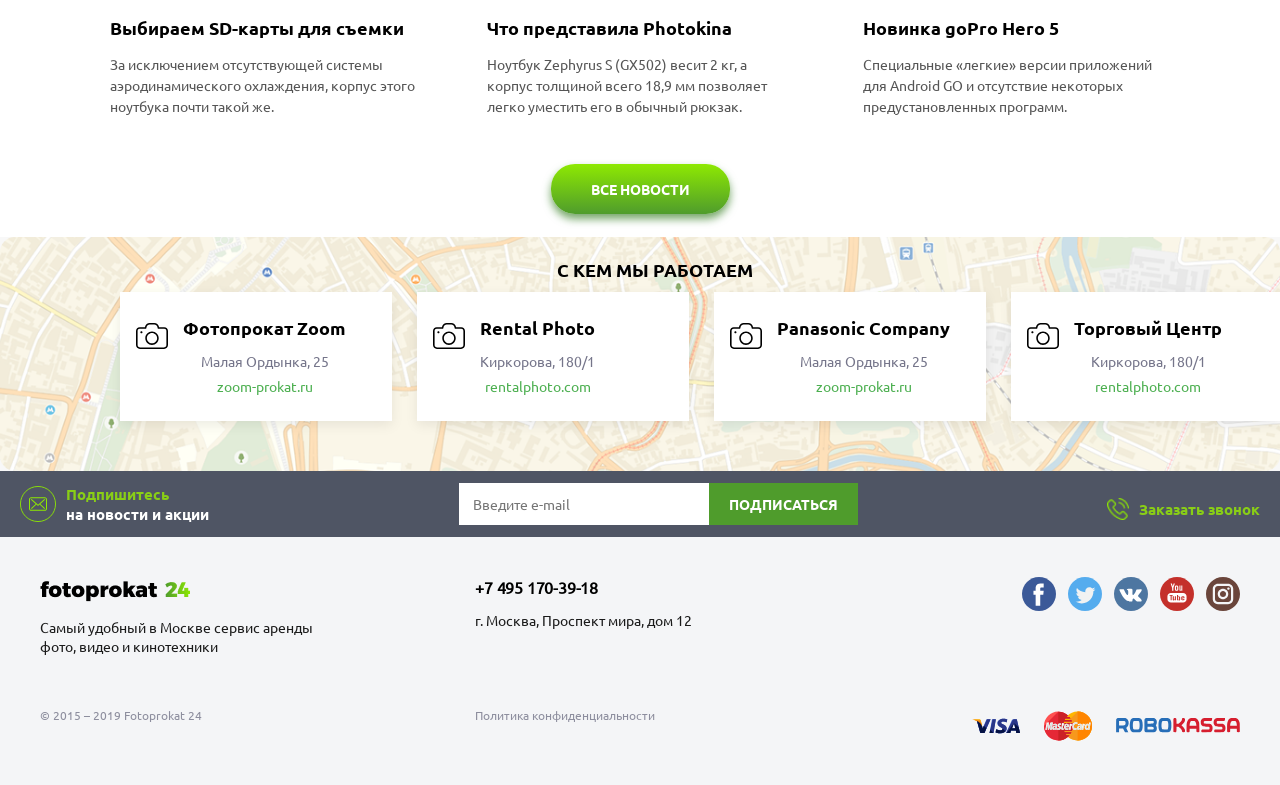
<file: website(hand)/website(hand).html>
<!DOCTYPE html>
<html lang="ru">
<head>
    <meta charset="UTF-8">
    <meta name="viewport" content="width=device-width, initial-scale=1.0">
    <title>Fotoprokat 24</title>

    <link rel="stylesheet" href="css/style.css">
</head>

<body>

    <!-- Шапка-->  
<header class="header">
    <div class="header__inner">

        <div class="header__left">
            <button class="header__burger">
                <img src="image/menu.svg" alt="Меню">
            </button>
        </div>

        <div class="header__mobile-left">
            <div class="img-badge-container">
                <img src="image/star.svg" class="icon-img" alt="Избранное">
                <img src="image/number5.png" class="badge-img" alt="5">
            </div>

            <div class="img-badge-container">
                <img src="image/compareBlack.svg" class="icon-img" alt="Сравнение">
                <img src="image/number7.png" class="badge-img" alt="7">
            </div>

            <div class="img-badge-container">
                <img src="image/shopping-cart.svg" class="icon-img" alt="Корзина">
                <img src="image/number2.png" class="badge-img" alt="2">
            </div>
        </div>

        <div class="header__logo">
            <img src="image/logo.png" class="logo-desktop" alt="">
            <img src="image/logoPhone.png" class="logo-mobile" alt="">
        </div>

        <div class="header__right">

            <div class="header__phone">
                <div class="phone-number">+7 495 170‑39‑18</div>
                <div class="phone-sub">Круглосуточно</div>
            </div>

            <div class="header__icons">
                <div class="img-badge-container hide-on-mobile">
                    <img src="image/star.svg" class="icon-img" alt="Избранное">
                    <img src="image/number5.png" class="badge-img" alt="5">
                </div>

                <div class="img-badge-container hide-on-mobile">
                    <img src="image/compareBlack.svg" class="icon-img" alt="Сравнение">
                    <img src="image/number7.png" class="badge-img" alt="7">
                </div>

                <div class="img-badge-container hide-on-mobile">
                    <img src="image/shopping-cart.svg" class="icon-img" alt="Корзина">
                    <img src="image/number2.png" class="badge-img" alt="2">
                </div>

                <div class="header__divider hide-on-mobile"></div> 
                
                <img src="image/search.svg" class="icon-img" alt="Поиск">
                
                <div class="header__divider hide-on-mobile"></div> 
                
                <img src="image/user (1).svg" class="icon-img icon-user" alt="Профиль">
                
                <img src="image/locked.svg" class="icon-img icon-lock" alt="Замок">

                <button class="header__burger mobile-burger">
                    <img src="image/menu.svg" alt="Меню">
                </button>
            </div> 
        </div>
    </div>
     <!-- Всплывающее меню -->  
    <div class="header__menu" id="headerMenu">
        <div class="header__menu-inner">
            
            <div class="header__menu-col header__menu-col--catalog">
                <a href="#" class="header__menu-title header__menu-title--green">Каталог</a>
                <ul class="header__menu-list">
                    <li><a href="#">Камеры</a></li>
                    <li><a href="#">Оптика</a></li>
                    <li><a href="#" class="active">Операторское оборудование</a></li>
                    <li><a href="#">Свет</a></li>
                    <li><a href="#">Звуковое оборудование</a></li>
                    <li><a href="#">Для трансляций</a></li>
                    <li><a href="#">Специальное оборудование</a></li>
                    <li><a href="#">Аксессуары</a></li>
                </ul>
                <a href="#" class="header__menu-title header__menu-title--green mt-auto">Новинки в прокате</a>
            </div>

            <div class="header__menu-col header__menu-col--info">
                <ul class="header__menu-list">
                    <li><a href="#">Как это работает</a></li>
                    <li><a href="#">Правила аренды</a></li>
                    <li><a href="#">Доставка и оплата</a></li>
                    <li><a href="#">Вопросы и ответы</a></li>
                    <li><a href="#">О компании</a></li>
                    <li><a href="#">Новости</a></li>
                    <li><a href="#">Сотрудничество</a></li>
                    <li><a href="#">Договор оферты</a></li>
                    <li><a href="#">Контакты</a></li>
                </ul>
            </div>

        </div>
    </div>
</header>

<script src="js/script.js"></script>

<!-- Главный экран -->
<section class="hero">    
      <div class="hero-title">
        <div class="hero-circle"></div> 

        <div class="hero-line hero-line-top">
            <span class="hero-word-gradient">АРЕНДА</span> ФОТО
        </div>
        <div class="hero-line hero-line-middle">
            И ВИДЕО
        </div>
        <div class="hero-line hero-line-bottom">
            ОБОРУДОВАНИЯ
        </div>
    </div>
</section>

 <!--Преимущества-->  
<section class="features">
   <div class="features__inner">

        <div class="feature-item">
            <img src="image/listr.svg" alt="">
            <p>Самый большой выбор техники</p>
        </div>

        <div class="feature-item">
            <img src="image/timer.svg" alt="">
            <p>Быстрое оформление заказа</p>
        </div>

        <div class="feature-item">
            <img src="image/placeholderr.svg" alt="">
            <p>Можно забрать заказ в пункте выдачи</p>
        </div>

        <div class="feature-item">
            <img src="image/productr.svg" alt="">
            <p>Доставка в любую точку Москвы</p>
        </div>

        <div class="feature-item">
            <img src="image/money.svg" alt="">
            <p>Оплата картой и наличными</p>
        </div>

    </div>
</section>

<!--Карточка товара -->
 <section class="popular">
    <h2 class="popular__title">ПОПУЛЯРНЫЕ ТОВАРЫ</h2>

    <div class="popular-slider-wrapper">

        <button class="popular-arrow left-arrow">
            <img src="image/left.png" alt="Назад">
        </button>

        <div class="popular__grid">

             <!-- Карточка 1 -->  
            <div class="product-card">
                <div class="product-icons">
                    <img src="image/compareBlack.svg" alt="Сравнение" class="product-icons__img">
                    <img src="image/star.svg" alt="В избранное" class="product-icons__img">
                </div>

                <img src="image/camera1.png" alt="Камера" class="product-img">

                <h3 class="product-name">PowerShot SX620 HS</h3>
                <div class="product-brand">Canon</div>

                <div class="product-prices">
                    <div class="price-item">
                        <div class="price-value">630 <span class="ruble">₽</span></div>
                        <div class="price-label">Будний</div>
                    </div>
                    <div class="price-item">
                        <div class="price-value">750 <span class="ruble">₽</span></div>
                        <div class="price-label">Выходной</div>
                    </div>
                    <div class="price-item">
                        <div class="price-value">4 380 <span class="ruble">₽</span></div>
                        <div class="price-label">Неделя</div>
                    </div>
                    <div class="price-item">
                        <div class="price-value">12 250 <span class="ruble">₽</span></div>
                        <div class="price-label">Месяц</div>
                    </div>
                </div>

                <div class="product-buttons">
                    <a href="#" class="btn-outline">Подробнее</a>
                    <a href="#" class="btn-dark">В корзину</a>
                </div>
            </div>
            
             <!-- Карточка 2-->  
            <div class="product-card">
                <div class="product-icons">
                    <img src="image/compareBlack.svg" alt="Сравнение" class="product-icons__img">
                    <img src="image/star.svg" alt="В избранное" class="product-icons__img">
                </div>

                <img src="image/camera2.png" alt="Камера" class="product-img">

                <h3 class="product-name">Sony CyberShot DSC-HX60</h3>
                <div class="product-brand">Sony</div>

                <div class="product-prices">
                    <div class="price-item">
                        <div class="price-value">630 ₽</div>
                        <div class="price-label">Будний</div>
                    </div>
                    <div class="price-item">
                        <div class="price-value">750 ₽</div>
                        <div class="price-label">Выходной</div>
                    </div>
                    <div class="price-item">
                        <div class="price-value">4 380 ₽</div>
                        <div class="price-label">Неделя</div>
                    </div>
                    <div class="price-item">
                        <div class="price-value">12 250 ₽</div>
                        <div class="price-label">Месяц</div>
                    </div>
                </div>

                <div class="product-buttons">
                    <a href="#" class="btn-outline">Подробнее</a>
                    <a href="#" class="btn-dark">В корзину</a>
                </div>
            </div>

             <!-- Карточка 3-->  
            <div class="product-card">
                <div class="product-icons">
                    <img src="image/compareBlack.svg" alt="Сравнение" class="product-icons__img">
                    <img src="image/star.svg" alt="В избранное" class="product-icons__img">
                </div>

                <img src="image/camera3.png" alt="Камера" class="product-img">

                <h3 class="product-name">Canon PowerShot SX620 HS</h3>
                <div class="product-brand">Canon</div>

                <div class="product-prices">
                    <div class="price-item">
                        <div class="price-value">630 ₽</div>
                        <div class="price-label">Будний</div>
                    </div>
                    <div class="price-item">
                        <div class="price-value">750 ₽</div>
                        <div class="price-label">Выходной</div>
                    </div>
                    <div class="price-item">
                        <div class="price-value">4 380 ₽</div>
                        <div class="price-label">Неделя</div>
                    </div>
                    <div class="price-item">
                        <div class="price-value">12 250 ₽</div>
                        <div class="price-label">Месяц</div>
                    </div>
                </div>

                <div class="product-buttons">
                    <a href="#" class="btn-outline">Подробнее</a>
                    <a href="#" class="btn-dark">В корзину</a>
                </div>
            </div>

        </div> <button class="popular-arrow right-arrow">
            <img src="image/right.png" alt="Вперед">
        </button>

    </div> </section>

 <!-- Раздел "Вы ищете что-то конкретное?" -->
<section class="search-info">
    <div class="search-info__container">

        <h2 class="search-info__title">ВЫ ИЩЕТЕ ЧТО-ТО КОНКРЕТНОЕ?</h2>

        <p class="search-info__text">
            Проект <span class="black-text">Fotoprokat24</span> является агрегатором предложений всех фотопрокатов Москвы и служит для Вашего удобства.
            Выберите необходимую категорию, либо начните поиск по названию. Оформив заказ, Вы сможете забрать его из
            Пункта Выдачи, либо заказать доставку в любую точку Москвы.
        </p>

    
        <div class="search-info__actions">
            <a href="#" class="search-info__btn">ПЕРЕЙТИ В КАТАЛОГ</a>

           <div class="search-info__search-wrapper">
             <div class="search-info__search">
                <input type="text" placeholder="Поиск">
            </div>
                <span class="search-clear"></span>
        </div>
            <a href="#" class="search-mobile-btn">ПРИСТУПИТЬ К ПОИСКУ</a>
        </div>
       

    </div>

     <!-- Категории-->  
    <div class="categories-grid">

    <div class="category-card" style="background-image: url('image/photo-7.png');">
        <div class="category-text">Фотоаппараты Canon<br><span>от 3000 рублей</span></div>
    </div>

    <div class="category-card" style="background-image: url('image/photo-6.png');">
        <div class="category-text bg-secondary-gray">Видеокамеры<br><span>по 200 рублей в сутки</span></div>
    </div>

    <div class="category-card" style="background-image: url('image/photo-5.png');">
        <div class="category-text">Товар недели<br><span>всего за 4000 рублей</span></div>
    </div>

    <div class="category-card" style="background-image: url('image/photo-4.png');">
        <div class="category-text">Лучшие объективы<br><span>по 700 рублей</span></div>
    </div>

    <div class="category-card" style="background-image: url('image/photo-3.png');">
        <div class="category-text">Отличные фотоаппараты<br><span>за 1500 рублей</span></div>
    </div>

</div>

</section>

<section class="how-it-works">
    <div class="how-container">

        <h2 class="how-title">ЗАРАБАТЫВАЙТЕ ВМЕСТЕ С НАМИ</h2>

        <p class="how-subtitle">
            Сдавайте свою технику через наш сервис, разместив её в каталоге, и получайте стабильную прибыль.
        </p>

        <div class="how-steps">

            <div class="how-step">
                <p>Доступный способ инвестировать</p>
                <div class="how-icon">
                    <img src="image/diamond.svg" alt="">
                </div>
            </div>

            <div class="how-step">
                <p>Постоянный стабильный доход</p>
                <div class="how-icon">
                    <img src="image/calendar-6.svg" alt="">
                </div>
            </div>

            <div class="how-step">
                <p>Гарантии сохранности техники</p>
                <div class="how-icon">
                    <img src="image/umbrella.svg" alt="">
                </div>
            </div>

            <div class="how-step">
                <p>Прозрачные выплаты</p>
                <div class="how-icon">
                    <img src="image/view.svg" alt="">
                </div>
            </div>

        </div>

        <a href="#" class="how-btn">ПРЕДЛОЖИТЬ СВОЮ ТЕХНИКУ</a>

    </div>
</section>


 <!-- Новости компании -->
<section class="news">
    <div class="news-container">

        <h2 class="news-title">НОВОСТИ КОМПАНИИ</h2>

        <div class="news-grid">

            <div class="news-card">
                <img src="image/photo-2.png" alt="" class="news-img">
                <div class="news-content">
                    <span class="news-date">7 апреля 2019</span>
                    <h3 class="news-card-title">Выбираем SD-карты для съемки</h3>
                    <p class="news-text">
                        За исключением отсутствующей системы аэродинамического охлаждения, корпус этого ноутбука почти такой же.
                    </p>
                </div>
            </div>

            <div class="news-card">
                <img src="image/photo-1.png" alt="" class="news-img">
                <div class="news-content">
                    <span class="news-date">20 мая 2019</span>
                    <h3 class="news-card-title">Что представила Photokina</h3>
                    <p class="news-text">
                        Ноутбук Zephyrus S (GX502) весит 2 кг, а корпус толщиной всего 18,9 мм позволяет легко уместить его в обычный рюкзак.
                    </p>
                </div>
            </div>

            <div class="news-card">
                <img src="image/photo.png" alt="" class="news-img">
                <div class="news-content">
                    <span class="news-date">14 июня 2019</span>
                    <h3 class="news-card-title">Новинка goPro Hero 5</h3>
                    <p class="news-text">
                        Специальные «легкие» версии приложений для Android GO и отсутствие некоторых предустановленных программ.
                    </p>
                </div>
            </div>

        </div>

        <a href="#" class="news-btn">ВСЕ НОВОСТИ</a>

    </div>
</section>


 <!-- Раздел "С кем мы работаем?" -->
<section class="partners">
    <div class="partners-bg">

        <h2 class="partners-title">С КЕМ МЫ РАБОТАЕМ</h2>

        <div class="partners-grid">

            <div class="partner-card">
                <img src="image/photograph.svg" class="partner-icon" alt="">
                <div class="partner-info">
                    <h3>Фотопрокат Zoom</h3>
                    <p class="partner-address">Малая Ордынка, 25</p>
                    <a href="http://zoom-prokat.ru" class="partner-link">zoom-prokat.ru</a>
                </div>
            </div>

            <div class="partner-card">
                <img src="image/photograph.svg" class="partner-icon" alt="">
                <div class="partner-info">
                    <h3>Rental Photo</h3>
                    <p class="partner-address">Киркорова, 180/1</p>
                    <a href="http://rentalphoto.com" class="partner-link">rentalphoto.com</a>
                </div>
            </div>

            <div class="partner-card">
                <img src="image/photograph.svg" class="partner-icon" alt="">
                <div class="partner-info">
                    <h3>Panasonic Company</h3>
                    <p class="partner-address">Малая Ордынка, 25</p>
                    <a href="http://zoom-prokat.ru" class="partner-link">zoom-prokat.ru</a>
                </div>
            </div>

            <div class="partner-card">
                <img src="image/photograph.svg" class="partner-icon" alt="">
                <div class="partner-info">
                    <h3>Торговый Центр</h3>
                    <p class="partner-address">Киркорова, 180/1</p>
                    <a href="http://rentalphoto.com" class="partner-link">rentalphoto.com</a>
                </div>
            </div>

        </div>

    </div>
</section>


 <!-- раздел подпишись -->
<section class="subscribe-section">
    <div class="subscribe-wrapper">

        <!-- Левый блок -->
        <div class="subscribe-left">
            <div class="sub-icon-wrap">
                <img src="image/letter.svg" alt="" class="sub-icon">
            </div>

            <div class="sub-text">
                <span class="sub-green">Подпишитесь</span><br>
                <span class="sub-white">на новости и акции</span>
            </div>
        </div>

        <!-- Центр -->
        <div class="subscribe-center">
            <input type="email" placeholder="Введите e-mail" class="sub-input">
            <button class="sub-btn">ПОДПИСАТЬСЯ</button>
        </div>

        <!-- Правый блок -->
        <div class="subscribe-right">
            <div class="sub-icon-wrap">
                <img src="image/phone-call.png" alt="" class="sub-icon">
            </div>

            <div class="sub-text">
                <span class="sub-green">Заказать звонок</span><br>
            </div>
        </div>

    </div>
</section>

 <!-- Подвал-->
<footer class="footer">
    <div class="footer-wrapper">
        <div class="footer-col footer-info">
           <div class="footer-logo">
                <img src="image/logo.png" class="logo-desktop" alt="fotoprokat24">
            </div>
            <p class="footer-text">Самый удобный в Москве сервис аренды фото, видео и кинотехники</p>
        </div>

        <div class="footer-col footer-social">
            <a href="#" class="social-link"><img src="image/facebook.svg" alt="Facebook"></a>
            <a href="#" class="social-link"><img src="image/twitter.svg" alt="Twitter"></a>
            <a href="#" class="social-link"><img src="image/vk.svg" alt="VK"></a>
            <a href="#" class="social-link"><img src="image/youtube.svg" alt="YouTube"></a>
            <a href="#" class="social-link"><img src="image/instagram.svg" alt="Instagram"></a>
        </div>

        <div class="footer-col footer-contacts">
            <a href="tel:+74951703918" class="footer-phone">+7 495 170-39-18</a>
            <address class="footer-address">г. Москва, Проспект мира, дом 12</address>
        </div>

        <div class="footer-col footer-payments">
            <img src="image/visa.svg" alt="Visa">
            <img src="image/mastercard.svg" alt="Mastercard">
            <img src="image/robokassa.svg" alt="Robokassa" class="pay-robo">
        </div>

        <div class="footer-bottom-left">
            <span class="footer-copy">© 2015 – 2019 Fotoprokat 24</span>
        </div>
        <div class="footer-bottom-right">
            <a href="#" class="footer-policy">Политика конфиденциальности</a>
        </div>
    </div>
</footer>
</body>
</html>
</file>
<file: website(bootstrap)/css/style.css>
/* Подключение шрифтов*/
@font-face {
    font-family: "Ubuntu";
    src: url("../font/Ubuntu-Regular.ttf") format("truetype");
    font-weight: 400;
   }

@font-face {
    font-family: "Ubuntu_bold";
    src: url("../font/Ubuntu-Bold.ttf") format("truetype");
    font-weight: 700;
    }

body {
    font-family: 'Ubuntu', sans-serif;
}

/* Основной полноэкранный фон */
#preloader {
    position: fixed;
    top: 0;
    left: 0;
    width: 100%;
    height: 100%;
    background-color: #535965; /* Твой фирменный серый цвет */
    z-index: 999999; /* Поверх абсолютно всего на сайте */
    display: flex;
    align-items: center;
    justify-content: center;
    opacity: 1;
    visibility: visible;
    transition: opacity 0.8s ease, visibility 0.8s ease; /* Плавное затухание */
}

/* Обертка для центрирования элементов */
.loader-container {
    display: flex;
    flex-direction: column;
    align-items: center;
    gap: 20px;
}

/* Двухцветное премиальное кольцо */
.camera-loader {
    width: 60px;
    height: 60px;
    border: 4px solid rgba(255, 255, 255, 0.1); /* Прозрачное белое основание */
    border-radius: 50%;
    border-top-color: #8CE902; /* Твой фирменный зеленый */
    border-bottom-color: #8CE902; /* Две зеленые дуги выглядят эффектнее */
    animation: cameraRotate 1.2s cubic-bezier(0.68, -0.55, 0.27, 1.55) infinite; /* Динамичное вращение */
}

/* Стильный текст загрузки */
.loader-text {
    color: #ffffff;
    font-family: "Ubuntu", sans-serif;
    font-size: 14px;
    letter-spacing: 1px;
    text-transform: uppercase;
    margin: 0;
    opacity: 0.8;
}

/* Анимация вращения с легким "покачиванием" на старте и финише */
@keyframes cameraRotate {
    0% {
        transform: rotate(0deg);
    }
    100% {
        transform: rotate(360deg);
    }
}

/* Класс скрытия прелоадера */
#preloader.hide {
    opacity: 0 !important;
    visibility: hidden !important;
}

/* Шапка сайта — логотипы */
.header-logo-img, 
.header-logo-img-logoPhone {
    height: 28px;
    width: auto;
    transition: transform .25s ease-in-out; /* плавное увеличение */
}

/* Мобильный логотип скрыт по умолчанию */
.header-logo-img-logoPhone {
    display: none;
}  

/* Иконки в шапке */
.icon-img {
    width: 22px;
    height: 22px;
    display: block;
}

/* Вертикальная линия-разделитель */
.vr-line {
    width: 1px;
    height: 30px;
    background-color: #dcdcdc;
}

/* Контейнер для иконки с бейджем */
.img-badge-container {
    display: inline-flex;
    align-items: center;
    justify-content: center;
}

/* Маленький кружок с числом */
.badge-img {
    width: 18px;    
    height: 18px;
    top: 0;
    right: 0;
    position: absolute;
    object-fit: contain;
}

/* Мелкий текст */
.fs-7 {
    font-size: 14px;
    color: #75758A;
}

/* Убираем подсветку кнопки при клике */
.header-burger-btn:focus,
.header-burger-btn:active {
    box-shadow: none !important;
}

/* Увеличение логотипа при наведении */
.header-logo-container:hover .header-logo-img,
.header-logo-container:hover .header-logo-img-logoPhone {
    transform: scale(1.05);
}

/* Иконки становятся зелёными при наведении или открытом меню */
body:has(.custom-menu-panel.show) .header-burger-btn img,
header .btn:hover .icon-img,
header .header-burger-btn:hover img,
header .mobile-right-group .btn:hover img {
    filter: invert(53%) sepia(85%) saturate(389%) hue-rotate(52deg) brightness(93%) contrast(85%) !important;
}

/* Все кнопки в шапке — для линии под ними */
header .btn {
    position: relative;
}

/* Линия под кнопкой */
header .btn::after {
    content: "";
    position: absolute;
    bottom: -10px;
    left: 50%;
    transform: translateX(-50%) scaleX(0); /* скрыта */
    width: 26px;
    height: 3px;
    background: linear-gradient(90deg, #8EE902 0, #4F9C2C 100%);
    transition: transform .2s ease;
    transform-origin: center;
    z-index: 5;
}

/* Появление линии при наведении */
header .btn:hover::after {
    transform: translateX(-50%) scaleX(1);
}

/* Адаптив — планшет */
@media (max-width: 991px) {
    .text-end.me-4.d-none.d-md-block {
        display: none !important; /* скрываем блок */
    }
}

/* Адаптив — мобильный */
@media (max-width: 576px) {
    .header-logo-img {
        display: none; /* скрываем десктопный логотип */
    }
    .header-logo-img-logoPhone {
        display: block; /* показываем мобильный */
    }

    /* Центрируем логотип */
    .header-logo-container {
        position: absolute;
        left: 50%;
        transform: translateX(-50%);
        z-index: 10;
        margin: 0 !important;
    }
}

/* Всплывающее меню */
.custom-menu-panel {
    top: 60px !important; /* открывается под шапкой */
    max-width: 520px;
    border-right: 1px solid #e5e5e5;
    border-bottom: 1px solid #e5e5e5;
    box-shadow: 0 4px 10px rgba(0,0,0,.05);
    height: auto !important;
    max-height: max-content !important;
    transform: translateY(-100%); /* скрыто вверх */
}

/* Меню открыто */
.custom-menu-panel.show {
    transform: translateY(0);
}

/* Убираем затемнение фона */
.offcanvas-backdrop.show {
    opacity: 0 !important;
    pointer-events: none;
}

/* Пункты меню */
.menu-item {
    display: block;
    font-size: 14px;
    color: #000;
    padding: 5px 10px 5px 20px;
    border-radius: 3px;
    transition: all .1s ease;
}

/* Ховер по пункту меню */
.menu-item:hover {
    background-color: #f5f5f5;
    color: #6fb722;
}

/* Линия между колонками меню */
.menu-left-col {
    border-color: #eee !important;
}


/* Главный экран — большой фон с картинкой */
.hero {
    height: 600px;
    background: url("../image/header.jpg") center/cover no-repeat;
}

/* Градиент для слова "АРЕНДА" и зелёного кружка */
.hero-word-gradient,
/* зелёный кружок под текстом */
.hero-circle {
    background: linear-gradient(180deg, #8EE902 0, #4F9C2C 100%);
}

/* Градиентный текст */
.hero-word-gradient {
    -webkit-background-clip: text;
    background-clip: text;
    color: transparent; /* текст становится градиентным */
}

/* Зелёный кружок под текстом */
.hero-circle {
    width: 50px;
    height: 50px;
    bottom: -25px; /* позиция под плашкой */
    left: -21px;
    z-index: 1; /* под текстом */
}

/* Преимущества — фон секции */
.features {
    background-color: #F5F5F5;
}

/* Текст в карточках преимуществ */
.feature-text {
    font-size: 15px;
    line-height: 1.3;
    color: #000;
}

/* Иконки преимуществ */
.feature-icon {
    width: 32px;
    height: 32px;
}

/* Адаптив — большие экраны */
@media (min-width: 992px) {
    .row-cols-lg-5 > * {
        flex: 0 0 20%;
        max-width: 20%; /* 5 колонок */
    }
}

/* Планшеты — уменьшаем высоту и меняем фон */
@media (max-width: 992px) {
    .hero {
        height: 500px;
        background: url("../image/headerTablet.png") center/cover no-repeat;
    }
}

/* Мобильные телефоны */
@media (max-width: 576px) {
    .hero {
        height: 420px;
        background: url("../image/headerPhone.png") center/cover no-repeat;
    }
    
    /* Меньший кружок */
    .hero-circle {
        width: 45px;
        height: 45px;
        bottom: -25px;
        left: -20px;
    }

    /* Фон секции — белый */
    .features {
        background-color: #fff;
    }

    /* Мобильная карточка преимущества */
    .feature-item {
        background-color: #F5F5F5 !important;
        flex-direction: column; /* иконка сверху */
        justify-content: center;
        text-align: center;
        padding: 20px 15px;
        height: 140px;
    }

    /* Текст меньше */
    .feature-item .feature-text {
        margin: 10px 0 0 0 !important;
        font-size: 13px;
    }

    /* Иконка больше */
    .feature-icon {
        width: 38px;
        height: 38px;
    }

    /* Карточка на всю ширину */
    .w-100-mobile {
        width: 100% !important;
    }
    
    .w-100-mobile .feature-item {
        height: auto;
        padding: 25px 15px;
    }
}

/* Карточки товара — заголовок секции */
.popular-title {
    font-family: 'Ubuntu', sans-serif;
    letter-spacing: 0.5px; /* лёгкое разрежение букв */
}

/* Контейнер для изображения товара */
.img-container {
    height: 180px; /* фиксированная высота блока */
}

/* Картинка товара */
.product-img {
    max-height: 100%;
    object-fit: contain; /* картинка полностью помещается */
}

/* Иконки действий (избранное, сравнение) */
.icon-action {
    width: 20px;
    height: 20px;
    transition: filter 0.2s ease; /* плавный переход цвета */
}

/* Ховер-эффект для иконок */
.icon-action:hover {
    filter: invert(53%) sepia(85%) saturate(389%) hue-rotate(52deg) brightness(93%) contrast(85%) !important;
}


/* Сетка цен — отступы внутри колонок */
.product-prices .col-3 {
    padding: 0 4px;
}

/* Мелкий текст под ценой */
.product-prices .fs-7 {
    font-size: 11px;
    color: #75758A;
}


/* Кнопки */
/* Кнопка "Подробнее" */
.btn-custom-outline {
    border: none !important;
    font-size: 14px;
    box-shadow: 0 3px 10px rgba(0,0,0,.12);
    transition: background-color .2s ease;
}

/* Ховер — лёгкое затемнение */
.btn-custom-outline:hover {
    background-color: #33471221 !important;
}

/* Кнопка "В корзину" */
.btn-custom-dark {
    background: linear-gradient(180deg, #8EE902 0, #4F9C2C 100%);
    font-size: 14px;
    box-shadow: 0 3px 10px rgba(79,156,44,.25);
    border: none;
    transition: filter .2s ease;
}

/* Ховер — чуть ярче */
.btn-custom-dark:hover {
    filter: brightness(1.10);
}

/* Иконка корзины внутри кнопки */
.btn-custom-dark .btn-cart-icon {
    width: 16px;
    height: 16px;
    object-fit: contain;
}


/* Стрелки слайдера */
.popular-arrow {
    top: 50%;
    transform: translateY(-50%); /* центрируем по вертикали */
    width: 44px;
    height: 44px;
    background-color: #fff;
    border: 1px solid #dee2e6 !important;
    border-radius: 4px;
    padding: 0;
    display: flex;
    align-items: center;
    justify-content: center;
    z-index: 5;
    box-shadow: 0 2px 5px rgba(0,0,0,.05);
}

/* Картинка стрелки */
.popular-arrow img {
    width: 100%;
    height: 100%;
    object-fit: contain;
}

/* Позиции стрелок */
.left-arrow { left: 12px !important; }
.right-arrow { right: 12px !important; }


/* Адаптив — планшеты */
@media (max-width: 991.98px) {
    .row-cols-sm-2 .col:nth-child(3) {
        display: none !important; /* скрываем третью карточку */
    }
}

/* Адаптив — мобильные */
@media (max-width: 575.98px) {
    .row-cols-sm-2 .col:nth-child(3) {
        display: block !important; /* снова показываем */
    }
}

/* Раздел "Вы ищете что-то конкретное?" — контейнеры */
.search-info-container,
.search-text-block {
    max-width: 900px; /* ограничиваем ширину текста */
}

/* Заголовок */
.search-info-title {
    font-family: "Ubuntu", sans-serif;
    letter-spacing: .5px; /* лёгкое разрежение */
}

/* Подзаголовок */
.search-info-text {
    max-width: 650px;
    line-height: 1.6; /* комфортное чтение */
}

/* Кнопка каталога */
.search-info-btn {
    background: linear-gradient(180deg, #8EE902 0%, #4F9C2C 100%);
    padding: 14px 48px;
    font-size: 14px;
    box-shadow: 0 5px 12px rgba(52, 148, 8, 0.548);
    border: none;
    transition: filter .2s ease; /* плавный ховер */
}

.search-info-btn:hover {
    filter: brightness(1.11);
    color: #fff;
}

/* Белая кнопка поиска для мобильной версии */
.search-mobile-btn {
    padding: 14px 54px;
    font-size: 14px;
    box-shadow: 0 3px 8px rgba(0, 0, 0, .15);
    border: none;
    transition: background-color .2s ease, box-shadow .2s ease, transform .2s ease;
}

.search-mobile-btn:hover {
    background-color: #3347121a !important;
    box-shadow: 0 5px 15px rgba(0, 0, 0, .2);
}

/* Форма поиска */
.bg-light-gray {
    background-color: #F5F5F7 !important;
}

.search-input-group {
    width: 250px; /* ширина поля */
}

.search-info-input {
    font-size: 15px;
    color: #75758A;
    height: 52px;
    box-shadow: inset 0 1px 3px rgba(0,0,0,.06), 0 2px 6px rgba(0,0,0,.08);
}

.search-info-input:focus {
    box-shadow: inset 0 1px 3px rgba(0,0,0,.06), 0 2px 8px rgba(79, 156, 44, .2);
    border-color: #fff;
    background-color: #F5F5F7;
}

/* Иконка поиска */
.search-icon {
    width: 18px;
    height: 18px;
    background: url("../image/search.svg") center/contain no-repeat;
    pointer-events: none; /* не кликается */
}

/* Иконка очистки */
.search-clear {
    width: 24px;
    height: 24px;
    background: url("../image/close.svg") center/contain no-repeat;
    transition: transform .2s ease;
}

.search-clear:hover {
    transform: scale(1.1); /* лёгкое увеличение */
}

/* Карточки категорий */
.category-card {
    position: relative;
    height: 260px;
    background-size: cover;
    background-position: center;
    border-radius: 2px;
    overflow: hidden;
    cursor: pointer;
}

/* Плавный переход */
.category-card {
    transition: transform 0.3s ease, box-shadow 0.3s ease;
}

/* Ховер карточки */
.category-card:hover {
    transform: translateY(-5px); /* лёгкий подъём */
    box-shadow: 0 10px 20px rgba(0, 0, 0, 0.15);
}

/* Плашка с текстом */
.category-text {
    position: absolute;
    bottom: 20px;
    left: 20px;
    background: #fff;
    color: #000;
    padding: 10px 16px;
    font-size: 15px;
    font-family: "Ubuntu", sans-serif;
    font-weight: 700;
    line-height: 1.3;
}

/* Маленький текст */
.category-text span {
    font-size: 13px;
    font-weight: 500;
    color: #555;
}

/* Серый вариант плашки */
.bg-secondary-gray {
    background-color: #75758A !important;
}

.bg-secondary-gray span {
    color: #E2E2E6 !important;
}

/* Desktop-сетка */
.categories-grid {
    display: grid;
    grid-template-columns: repeat(3, 1fr);
    gap: 24px;
    padding: 0 14px;
}

/* Раскладка карточек */
.category-card:nth-child(1),
.category-card:nth-child(2),
.category-card:nth-child(3),
.category-card:nth-child(5) { 
    grid-column: span 1;
}

.category-card:nth-child(4) { 
    grid-column: span 2; /* широкая карточка */
}

/* Планшетная версия */
@media (max-width: 991.98px) and (min-width: 576px) {
    .categories-grid {
        grid-template-columns: repeat(2, 1fr);
        grid-template-areas:
            "c1 c2"
            "c3 c5"
            "c4 c4";
        gap: 18px;
        padding: 0 18px;
    }

    .category-card:nth-child(1) { grid-area: c1; }
    .category-card:nth-child(2) { grid-area: c2; }
    .category-card:nth-child(3) { grid-area: c3; }
    .category-card:nth-child(4) { grid-area: c4; grid-column: span 2; height: 240px; }
    .category-card:nth-child(5) { grid-area: c5; }

    .category-card:nth-child(1),
    .category-card:nth-child(2),
    .category-card:nth-child(3),
    .category-card:nth-child(5) {
        height: 260px;
    }
}

/* Мобильная версия */
@media (max-width: 575.98px) {
    .search-info-btn,
    .search-mobile-btn {
        width: 100%;
        max-width: 290px; /* кнопки на всю ширину */
    }

    .categories-grid {
        grid-template-columns: 1fr;
        max-width: 430px;
        margin: 40px auto 0;
        padding: 0 12px;
        gap: 16px;
    }

    .category-card {
        grid-column: span 1 !important;
        aspect-ratio: 1 / 1; /* квадрат */
        height: auto;
    }
}

/* Зарабатывайте вместе с нами — фон секции */
.bg-light-section {
    background-color: #F5F5F7 !important;
}

/* Контейнер секции */
.how-container {
    max-width: 1140px;
}

/* Заголовок */
.how-title {
    font-family: "Ubuntu", sans-serif;
    letter-spacing: .5px; /* лёгкое разрежение */
}

/* Подзаголовок */
.how-subtitle {
    max-width: 650px;
    line-height: 1.6; /* удобное чтение */
}

/* Карточка шага */
.how-step {
    background-color: #fff !important;
    min-height: 140px;
    display: flex;
    flex-direction: column; /* иконка сверху, текст ниже */
    justify-content: center;
    align-items: center;
    text-align: center;
    padding: 24px 15px !important;
    transition: transform .2s ease, box-shadow .2s ease; /* плавные эффекты */
}

/* Ховер — лёгкий подъём */
.how-step:hover {
    transform: translateY(-3px);
    box-shadow: 0 6px 16px rgba(0, 0, 0, .06) !important;
}

/* Текст шага */
.how-step-text {
    font-size: 15px;
    line-height: 1.4;
    margin-bottom: 12px !important;
}

/* Иконка — фиксированное положение */
.how-step .how-icon {
    position: static !important;
    padding: 0 !important;
}

/* Размер иконки */
.how-icon img {
    width: 32px;
    height: 32px;
    object-fit: contain;
}

.how-step p,
.how-step-text {
    font-size: 14px; 
    white-space: normal; 
    word-break: keep-all; 
    margin-bottom: 12px !important;
    padding: 0 5px; 
    white-space: nowrap;
}

/* Кнопка под карточками */
.how-btn {
    background: linear-gradient(180deg, #8EE902 0, #4F9C2C 100%);
    padding: 16px 44px;
    font-size: 14px;
    box-shadow: 0 5px 12px rgba(52, 148, 8, 0.548);
    border: none;
    transition: filter .2s ease; /* плавный ховер */
}

/* Ховер кнопки */
.how-btn:hover {
    filter: brightness(1.11);
    color: #fff;
}

/* Мобильная версия */
@media (max-width: 575.98px) {
    .how-btn {
        width: 100%; /* кнопка на всю ширину */
        max-width: 320px;
    }
    .how-step {
        min-height: 110px; /* ниже карточки */
    }
}

/* Раздел Новости — контейнер */
.news-container {
    max-width: 1140px; /* ограничиваем ширину */
}

/* Заголовок раздела */
.news-title {
    font-family: "Ubuntu", sans-serif;
    letter-spacing: 0.5px; /* лёгкое разрежение */
}

/* Карточка новости */
.news-card {
    background: #ffffff;
    box-shadow: 0 2px 8px rgba(0, 0, 0, 0.04); /* лёгкая тень */
    transition: transform 0.2s ease, box-shadow 0.2s ease; /* плавные эффекты */
}

/* Ховер — лёгкий подъём */
.news-card:hover {
    transform: translateY(-3px);
    box-shadow: 0 6px 15px rgba(0, 0, 0, 0.08);
}

/* Картинка внутри карточки */
.news-img {
    height: 220px;
    object-fit: cover; /* обрезка по контейнеру */
}

/* Дата */
.news-date {
    font-size: 13px;
    color: #75758A;
}

/* Заголовок новости */
.news-card-title {
    font-family: "Ubuntu", sans-serif;
    color: #000000;
    line-height: 1.3;
}

/* Текст новости */
.news-text {
    font-size: 14px;
    color: #555555 !important;
    line-height: 1.5;
}

/* Кнопка-ссылка */
.news-btn {
    display: inline-block;
    background: linear-gradient(180deg, #8EE902 0%, #4F9C2C 100%);
    font-size: 14px;
    font-family: "Ubuntu", sans-serif;
    box-shadow: 0 5px 12px rgba(79, 156, 44, 0.35);
    border: none;
    transition: filter 0.2s ease;
    padding: 15px 50px;
}

/* Ховер кнопки */
.news-btn:hover {
    filter: brightness(1.11);
    color: #fff;
}

/* Адаптив — планшеты */
@media (min-width: 768px) and (max-width: 991.98px){
    .news-btn {
        width: 100%; /* кнопка на всю ширину */
        max-width: 200px;
    }
    .news-img {
        height: 200px; /* ниже картинка */
    }
}

/* Раздел "Где мы на карте" — общий фон */
.bg-light-section {
    padding: none;
    background: #f8f8f8; /* светлый фон секции */
}

/* Фон-карта */
.partners-bg {
    background-image: url("../image/for map.png");
    background-size: cover; /* картинка растягивается */
    background-position: center;
    
    border-radius: none;
    text-align: center;
}

/* Заголовок секции */
.partners-title {
    font-family: "Ubuntu", sans-serif;
    letter-spacing: 0.5px;
    color: #000000;
}

/* Карточка партнёра */
.partner-card {
    background-color: #ffffff !important;
    max-width: 280px;
    transition: transform 0.2s ease, box-shadow 0.2s ease; /* плавные эффекты */
}

/* Ховер — лёгкий подъём */
.partner-card:hover {
    transform: translateY(-3px);
    box-shadow: 0 6px 16px rgba(0, 0, 0, 0.08) !important;
}

/* Иконка партнёра */
.partner-icon {
    width: 24px;
    height: 24px;
    object-fit: contain;
    margin-top: 2px;
}

/* Ссылка на сайт партнёра */
.partner-link {
    color: #4CAF50;
    text-decoration: none;
    word-break: break-all; /* перенос длинных ссылок */
    transition: color 0.2s ease;
}

.partner-link:hover {
    color: #388E3C;
    text-decoration: underline;
}

/* Мобильная версия */
@media (max-width: 575.98px) {
    .partners-bg {
        border-radius: 0px !important; /* убираем скругления */
    }
    .partner-card {
        max-width: 100%; /* карточка на всю ширину */
    }
}

/*  Раздел "подписки" */
.subscribe-wrapper {
    background-color: #535965 !important;
    font-family: "Ubuntu", sans-serif;
    padding: 20px 0;
}
.text-custom-green {
    color: #8CE902 !important;
}
.bg-light-section {
    margin-bottom: 0 !important;
}
.subscribe-wrapper {
    margin-top: 0 !important;
}
/* Элементы текста */
.sub-green, .sub-link {
    font-size: 15px;
    letter-spacing: 0.3px;
}
.sub-white {
    font-size: 15px;
    color: #ffffff;
}

.subscribe-row {
    display: flex;
    align-items: center;
    justify-content: space-between;
    gap: 20px;
}
/* Стилизация иконок */
.sub-icon {
    object-fit: contain;
    display: block;
}

.sub-icon-letter {
    width: 34px;
    height: 34px;
}

.sub-icon-phone {
    width: 22px;
    height: 22px;
}

/* Поле ввода почты */
.sub-input {
    font-size: 14px;
    color: #333333;
    height: 42px;
}

.sub-input::placeholder {
    color: #999999;
}

.sub-input:focus {
    box-shadow: none;
    background-color: #ffffff;
}

/* Кнопка "Подписаться" */
.sub-btn {
    background-color: #4F9C2C !important;
    color: #ffffff !important;
    font-size: 13px;
    letter-spacing: 0.5px;
    height: 42px;
    transition: background-color 0.2s ease;
}

.sub-btn:hover {
    background-color: #438724 !important;
}

/* Ссылка заказа звонка */
.sub-link {
    transition: opacity 0.2s ease;
}

.sub-link:hover {
    opacity: 0.85;
}


.sub-title-block {
    margin-left: 15px; 
}

/* Адаптив под планшеты */
@media (min-width: 768px) and (max-width: 991.98px) {
    .subscribe-wrapper {
        padding-top: 0;
        padding-bottom: 0;
    }
    
    .sub-input {
        font-size: 13px;
    }
    
    .sub-btn {
        font-size: 12px;
        padding-left: 10px;
        padding-right: 10px;
    }
}

/* Адаптив под мобильные телефоны */
@media (max-width: 767.98px) {
    .subscribe-wrapper {
        padding: 15px 12px !important; 
    }

    /* Превращаем сетку в один общий flex-контейнер */
    .subscribe-wrapper .row.g-4 {
        --bs-gutter-x: 0 !important;
        --bs-gutter-y: 0 !important;
        display: flex !important;
        flex-direction: row !important;
        flex-wrap: wrap !important;    
        align-items: center !important;
        justify-content: space-between !important; 
        gap: 16px 0 !important; 
    }

    /* Левый блок: Иконка письма + Текст */
    .subscribe-wrapper .row > div:first-child {
        display: flex !important;
        flex-direction: row !important;
        align-items: center !important;
        justify-content: flex-start !important;
        gap: 8px !important;
        width: auto !important; 
        max-width: 50% !important;
        padding: 0 !important;
        margin: 0 !important;
        order: 1 !important; 
    }

    /* Правый блок: Иконка телефона + Заказать звонок */
    .subscribe-wrapper .row > div:last-child {
        display: flex !important;
        flex-direction: row !important;
        align-items: center !important;
        justify-content: flex-end !important;
        gap: 6px !important;
        width: auto !important; 
        max-width: 50% !important;
        margin: 0 !important;
        padding: 0 !important;
        order: 2 !important;
    }

    /* Нижний блок: Обертка для формы подписки */
    .subscribe-wrapper .row > div:nth-child(2) {
        width: 100% !important; 
        padding: 0 !important;
        margin: 0 !important;
        order: 3 !important; 
    }

    /* Сама форма внутри обертки (Инпут + Кнопка) */
    .subscribe-wrapper form,
    .subscribe-wrapper .input-group {
        display: flex !important;
        flex-direction: column !important;
        gap: 6px !important;
        width: 100% !important;
        max-width: 100% !important;
        margin: 0 auto !important;
        padding: 0 !important;
    }

    /* Вспомогательные текстовые стили и размеры */
    .sub-title-block {
        margin: 0 !important;
        padding: 0 !important;
        text-align: left !important;
    }

    .sub-green, .sub-white, .sub-link {
        font-size: 13px !important;
        line-height: 1.2 !important;
    }

    .sub-input, .sub-btn {
        width: 100% !important;
        max-width: 100% !important;
        box-sizing: border-box !important;
        text-align: center !important;
        height: 38px !important;
        padding: 0 12px !important;
        margin: 0 !important;
    }
}
/* Подвал*/
footer{
  background: #F4F5F7;
}

.footer-policy,
.footer-policy a {
    position: relative !important;
    text-decoration: none !important;
    transition: color 0.3s ease !important;
}

.footer-policy:hover,
.footer-policy a:hover {
    color: #2f8b18 !important; 
}

/* Линия(ховер эффект) */
.footer-policy::after,
.footer-policy a::after {
    content: '' !important;
    position: absolute !important;
    width: 100% !important;
    height: 1px !important; 
    bottom: -2px !important;
    left: 0 !important;
    background-color: #247a0f !important; 
    transform: scaleX(0) !important; 
    transform-origin: bottom center !important;
    transition: transform 0.3s ease !important; 

.footer-policy:hover::after,
.footer-policy a:hover::after {
    transform: scaleX(1) !important; 
}

}

/* Адаптив подвала*/
@media (min-width: 768px) and (max-width: 991.98px) {
 
  .footer-payments {
    justify-content: flex-end !important;
    margin-top: 0.5rem !important; 
  }
  
    .footer-copy, 
    .footer-policy {
        font-size: 13px;
        margin-top: 0;
        
        display: inline-block !important; 
        width: auto !important; 
        text-align: center;
        position: relative; 
    }

    .footer-policy {
        margin-bottom: 10px; 
    }

    .footer-policy::after,
    .footer-policy a::after {
        width: 100% !important;
        left: 0 !important;
        right: auto !important;
        bottom: -2px !important; 
    }
}

/* Адаптив подвала под мобильные телефоны */
@media (max-width: 767.98px) {
  .footer-brand .footer-text {
    text-align: center !important;
    max-width: 60% !important;
    margin: 0 auto !important;
  }
}
</file>
<file: website(hand)/css/style.css>
/* Подключение шрифтов*/
@font-face {
    font-family: "Ubuntu";
    src: url("../font/Ubuntu-Regular.ttf") format("truetype");
    font-weight: 400;
   }

@font-face {
    font-family: "Ubuntu_bold";
    src: url("../font/Ubuntu-Bold.ttf") format("truetype");
    font-weight: 700;
    }

body {
    margin: 0;
    font-family: "Ubuntu", sans-serif;
    background: #fff;
}

/* Шапка (flex) — общий контейнер шапки */
.header {
    background: #fff;
    border-bottom: 1px solid #e5e5e5; /* тонкая линия снизу */
    padding: 15px 0; /* отступы сверху/снизу */
    position: relative; 
}

/* Внутренний контейнер — выравнивание элементов по краям */
.header__inner {
    max-width: 1400px;
    margin: 0 auto;
    padding: 0 20px;
    display: flex;
    justify-content: space-between; /* логотип слева, иконки справа */
    align-items: center;
}

/* Левая часть шапки */
.header__left {
    display: flex;
    align-items: center;
    gap: 20px; /* расстояние между элементами */
}

/* Бургер-меню (десктоп) */
.header__burger {
    background: none;
    border: none;
    cursor: pointer; 
    padding: 0;
    display: flex;
    align-items: center;
}

/* Мобильный бургер скрыт по умолчанию */
.mobile-burger {
    display: none;
    background: none;
    border: none;
    padding: 0;
    cursor: pointer; 
}

/* Логотип — картинка */
.header__logo img {
    height: 28px;
    width: auto;
}

/* Мобильный логотип скрыт */
.logo-mobile {
    display: none;
}

/* Логотип слева на десктопе */
.header__logo {
    margin-left: 20px;
    margin-right: auto;
}

/* Правая часть шапки */
.header__right {
    display: flex;
    align-items: center;
    gap: 20px;
}

/* Вертикальная линия-разделитель */
.header__divider {
    width: 1px;
    height: 28px;
    background: #dcdcdc;
}

/* Блок телефона */
.header__phone {
    display: flex;
    flex-direction: column;
    line-height: 1.1;
    margin-left: 10px;
}

.phone-number {
    font-size: 18px;
    font-weight: 700;
}

.phone-sub {
    font-size: 12px;
    color: #777;
}

/* Иконки справа */
.header__icons {
    display: flex;
    align-items: center;
    gap: 12px;
}

/* Общий стиль иконок */
.icon-img {
    width: 22px;
    height: 22px;
    cursor: pointer; 
}

/* Мобильные иконки слева — скрыты */
.header__mobile-left {
    display: none;
}

.icon-lock {
    display: none;
}

/* Логотип — добавлена анимация */
.header__logo {
    display: inline-flex;
    align-items: center;
    cursor: pointer; 
}

/* Плавная анимация логотипа */
.header__logo img {
    transition: transform 0.8s cubic-bezier(0.25, 1, 0.5, 1), filter 0.3s ease;
    backface-visibility: hidden;
}

/* Увеличение логотипа при наведении */
.header__logo:hover img {
    transform: scale(1.04); 
    filter: brightness(1.08); 
}

/* Эффект при клике */
.header__logo:active img {
    transform: scale(0.98);
}

/* Контейнер для иконки с кружком */
.img-badge-container {
    position: relative;
    display: inline-flex;
    align-items: center;
    justify-content: center;
    cursor: pointer; 
}

/* Маленький кружок с числом */
.badge-img {
    width: 18px;    
    height: 18px;
    position: absolute;
    top: -8px;      
    right: -8px;   
    object-fit: contain;
    pointer-events: none; 
}

/* Плавный переход цвета иконок */
.header__burger img,
.icon-img {
    transition: filter 0.25s ease-in-out;
}

/* Иконки становятся зелёными при наведении */
.header__burger:hover img,
.img-badge-container:hover .icon-img,  
.icon-img:hover { 
    filter: invert(53%) sepia(85%) saturate(389%) hue-rotate(52deg) brightness(93%) contrast(85%) !important;
}

/* Позиционирование для подчёркивания */
.header__burger,
.img-badge-container,
.header__icons > .icon-img { 
    position: relative;
}

/* Линия-подчёркивание под иконкой */
.header__burger::after,
.img-badge-container::after {
    content: "";
    position: absolute;
    bottom: -19px; 
    left: 50%;
    transform: translateX(-50%) scaleX(0); 
    width: 26px; 
    height: 3px; 
    background: linear-gradient(90deg, #8EE902 0, #4F9C2C 100%); 
    transition: transform 0.2s ease; 
    transform-origin: center;
    z-index: 5;
}

/* Подчёркивание появляется при наведении */
.header__burger:hover::after,
.img-badge-container:hover::after {
    transform: translateX(-50%) scaleX(1); 
}

/* Выпадающее меню — скрыто по умолчанию */
.header__menu {
    position: absolute;
    top: 100%; 
    left: 0;
    width: 100%;
    max-width: 680px;
    background: #fff;
    border-top: 1px solid #f3f3f3;
    border-bottom: 1px solid #e5e5e5;
    box-shadow: 0 15px 30px rgba(0, 0, 0, 0.05); /* мягкая тень */
    z-index: 100;
    
    opacity: 0;
    visibility: hidden;
    transform: translateY(-10px); /* лёгкий подъём */
    transition: opacity 0.25s ease, transform 0.25s ease, visibility 0.25s;
}

/* Меню активно — показываем */
.header__menu.is-active {
    opacity: 1;
    visibility: visible;
    transform: translateY(0);
}

/* Внутренний контейнер меню */
.header__menu-inner {
    max-width: 1400px;
    margin: 0 auto;
    padding: 35px 20px;
    display: flex;
}

/* Колонки меню */
.header__menu-col {
    display: flex;
    flex-direction: column;
}

/* Левая колонка */
.header__menu-col--catalog {
    width: 340px;
    border-right: 1px solid #e5e5e5;
    padding-right: 20px;
}

/* Правая колонка */
.header__menu-col--info {
    padding-left: 50px;
    justify-content: flex-start;
}

/* Заголовки меню */
.header__menu-title {
    font-size: 18px;
    font-weight: 700;
    text-decoration: none;
    color: #000;
    display: inline-flex;
    align-items: center;
    margin-bottom: 22px;
    transition: color 0.2s ease;
}

/* Ховер заголовков */
.header__menu-title:hover {
    color: #4F9C2C;
}

/* Маленький зелёный кружок перед текстом */
.header__menu-title--green::before {
    content: "";
    width: 6px;
    height: 6px;
    background-color: #8EE902;
    border-radius: 50%;
    margin-right: 10px;
    display: inline-block;
}

/* Список ссылок меню */
.header__menu-list {
    list-style: none;
    padding: 0;
    margin: 0;
}

.header__menu-list li {
    margin-bottom: 14px;
}

.header__menu-list li:last-child {
    margin-bottom: 0;
}

/* Ссылки меню */
.header__menu-list a {
    font-size: 15px;
    color: #000;
    text-decoration: none;
    transition: color 0.2s ease;
}

/* Ховер ссылок */
.header__menu-list a:hover {
    color: #4F9C2C;
}

/* Прижимаем блок вниз */
.mt-auto {
    margin-top: auto;
    padding-top: 25px;
    margin-bottom: 0;
}

/* Адаптив — планшет */
@media (max-width: 992px) {
    .header__phone {
        display: none; /* скрываем телефон */
    }
}

/* Адаптив — мобильная версия */
@media (max-width: 576px) {
    .header__divider {
        display: none;
    }

    .logo-desktop {
        display: none !important; 
    }
    .logo-mobile {
        display: block; /* показываем мобильный логотип */
    }

    /* Перестраиваем сетку шапки */
    .header__inner {
        display: grid;
        grid-template-columns: 1fr auto 1fr;
        align-items: center;
        padding: 0 10px;
    }

    /* Иконки слева */
    .header__mobile-left {
        display: flex;
        gap: 12px;
        align-items: center;
        grid-column: 1;
    }

    /* Левая часть скрыта */
    .header__left {
        display: none;
    }

    /* Логотип по центру */
    .header__logo {
        grid-column: 2;
        display: flex;
        justify-content: center;
        margin: 0;
    }

    /* Правая часть */
    .header__right {
        grid-column: 3;
        display: flex;
        justify-content: flex-end;
        gap: 0;
    }

    /* Иконки справа */
    .header__icons {
        display: flex;
        gap: 12px;
        align-items: center;
    }

    /* Скрываем лишние иконки */
    .hide-on-mobile,
    .icon-user {
        display: none !important;
    }

    /* Показываем замок */
    .icon-lock {
        display: block;
        width: 20px;
        height: 20px;
    }

    /* Мобильный бургер */
    .mobile-burger {
        display: flex;
        align-items: center;
    }

    /* Уменьшаем иконки */
    .header__right .icon-img,
    .header__mobile-left .icon-img {
        width: 20px;
        height: 20px;
    }

    /* Подчёркивание ближе */
    .img-badge-container::after,
    .mobile-burger::after,
    .header__icons > .icon-img::after {
        bottom: -15px; 
    }

    /* Меню в колонку */
    .header__menu-inner {
        flex-direction: column;
        gap: 25px;
        padding: 20px 15px;
    }

    /* Левая колонка — на всю ширину */
    .header__menu-col--catalog {
        width: 100%;
        border-right: none;
        border-bottom: 1px solid #e5e5e5;
        padding-right: 0;
        padding-bottom: 20px;
    }

    /* Правая колонка */
    .header__menu-col--info {
        padding-left: 0;
    }

    .mt-auto {
        margin-top: 20px;
        padding-top: 0;
    }
}
/* Главный экран (flex) — большой фон с картинкой */
.hero {
    height: 600px;
    background: url("../image/header.jpg") center/cover no-repeat; /* картинка на весь экран */
    display: flex;
    align-items: flex-end; /* текст прижат вниз */
    padding-bottom: 40px;
    position: relative;
}

/* Текстовый блок — контейнер для строк текста */
.hero-title {
    position: relative; 
    z-index: 2; /* текст поверх круга */
    display: flex;
    flex-direction: column;
    align-items: flex-start;
    margin-left: 70px; /* отступ слева */
}

/* Белые плашки под текст */
.hero-line {
    background: #ffffff;
    padding: 8px 18px;
    font-family: "Ubuntu_bold", sans-serif;
    font-size: 30px;
    font-weight: 700;
    line-height: 1;
    color: #000;
    display: inline-block;
    position: relative;
    z-index: 3; /* выше круга */
}

/* Градиентное слово — зелёный текст */
.hero-word-gradient {
    background: linear-gradient(180deg, #8EE902 0%, #4F9C2C 100%);
    -webkit-background-clip: text; /* делает текст прозрачным и показывает градиент */
    background-clip: text;
    color: transparent;
}

/* Кружок — декоративный элемент за текстом */
.hero-circle {
    position: absolute;
    width: 50px;
    height: 50px;
    background: linear-gradient(180deg, #8EE902 0%, #4F9C2C 100%);
    border-radius: 50%; /* круг */
    top: 114px; /* позиция по макету */
    left: -24px;
    z-index: 1; /* под текстом */
}

/* Планшет — уменьшаем размеры и меняем фон */
@media (max-width: 992px) {
    .hero {
        height: 500px;
        background: url("../image/headerTablet.png") top center/cover no-repeat; /* планшетная картинка */
    }

    .hero-title {
        margin-left: 40px; /* меньше отступ */
    }

    .hero-line {
        font-size: 26px;
        padding: 7px 16px; /* уменьшенные плашки */
    }

    .hero-circle {
        top: 96px; /* подгон под макет */
        left: -24px;
    }
}

/* Мобильный — ещё меньше размеры и другая картинка */
@media (max-width: 576px) {
    .hero {
        height: 420px;
        background: url("../image/headerPhone.png") top center/cover no-repeat; /* мобильная картинка */
    }

    .hero-title {
        margin-left: 20px; /* минимальный отступ */
    }

    .hero-line {
        font-size: 22px;
        padding: 6px 14px; /* компактные плашки */
    }

    .hero-circle {
        width: 35px;
        height: 35px; /* маленький круг */
        top: 84px;
        left: -17px;
    }
}


/* Преимущества — общий блок секции */
.features {
    padding: 30px 0; /* вертикальные отступы */
    background: #F5F5F5; /* серый фон */
}

/* Внутренняя сетка — 5 колонок на десктопе */
.features__inner {
    max-width: 1400px;
    margin: 0 auto;
    padding: 0 20px;

    display: grid;
    grid-template-columns: repeat(5, 1fr); /* 5 карточек в ряд */
    gap: 20px; /* расстояние между карточками */
}

/* На больших экранах сбрасываем grid-area */
@media (min-width: 992px) {
    .feature-item {
        grid-area: unset !important;
    }
}

/* Карточка преимущества */
.feature-item {
    display: flex;
    align-items: center;
    gap: 14px; /* расстояние между иконкой и текстом */
  
    border-radius: 10px;
    padding: 16px 14px;

    min-width: 0; /* предотвращает переполнение */
}

/* Иконка внутри карточки */
.feature-item img {
    width: 32px;
    height: 32px;
}

/* Текст карточки */
.feature-item p {
    margin: 0;
    font-size: 16px;
    font-family: "Ubuntu", sans-serif;
    line-height: 1.3;
}

/* Планшетная версия — 3 колонки + сетка по макету */
@media (max-width: 992px) {
    .features__inner {
        grid-template-columns: repeat(3, 1fr); /* 3 в ряд */
        grid-template-areas:
            "f1 f2 f3"
            "f4 f5 ."; /* последняя ячейка пустая */
    }

    /* Привязка карточек к областям */
    .feature-item:nth-child(1) { grid-area: f1; }
    .feature-item:nth-child(2) { grid-area: f2; }
    .feature-item:nth-child(3) { grid-area: f3; }
    .feature-item:nth-child(4) { grid-area: f4; }
    .feature-item:nth-child(5) { grid-area: f5; }
}

/* Мобильная версия */
@media (max-width: 576px) {
    .features__inner {
        grid-template-columns: repeat(2, 1fr); /* 2 в ряд */
        grid-template-areas: none; /* убираем планшетную сетку */
    }

    .feature-item {
        min-width: 0;
        flex-wrap: wrap; /* перенос текста */
        grid-area: unset !important;
    }

    /* Последняя карточка — на всю ширину */
    .feature-item:last-child {
        grid-column: 1 / -1;
    }

    /* Фон секции — белый */
    .features {
        background: #ffffff;
    }

    /* Сетка 2 в ряд с меньшим расстоянием */
    .features__inner {
        grid-template-columns: repeat(2, 1fr);
        gap: 14px;
        grid-template-areas: none;
    }

    /* Мобильная карточка — вертикальная */
    .feature-item {
        background: #F5F5F5;
        border-radius: 0px;

        display: flex;
        flex-direction: column; /* иконка сверху */
        justify-content: center;
        align-items: center;

        padding: 40px;
        height: 80px; /* квадратная форма */
        text-align: center;

        flex-wrap: nowrap;
        grid-area: unset !important;
    }

    /* Иконка больше и по центру */
    .feature-item img {
        width: 40px;
        height: 40px;
        margin-bottom: 10px;
    }

    /* Текст по центру */
    .feature-item p {
        font-size: 14px;
        line-height: 1.25;
        margin: 0;
    }

    /* Последняя карточка — выше остальных */
    .feature-item:last-child {
        grid-column: 1 / -1;
        height: 140px;
    }
}

/* Раздел "Популярные товары" — общий контейнер */
.popular {
    padding: 10px 0; /* отступы сверху и снизу */
}

.popular__title {
    font-size: 20px;
    font-weight: 800;
    text-align: center; /* заголовок по центру */
    margin-bottom: 40px;
    font-family: "Ubuntu_bold", sans-serif;
}

/* Обёртка слайдера — нужна для позиционирования стрелок */
.popular-slider-wrapper {
    position: relative;
    max-width: 1400px;
    margin: 0 auto; /* центрируем */
}

/* Сетка карточек — 3 в ряд */
.popular__grid {
    padding: 0 20px;
    display: grid;
    grid-template-columns: repeat(3, 1fr); /* 3 колонки */
    gap: 30px; /* расстояние между карточками */
}

/* Карточка товара */
.product-card {
    background: #fff;
    border: 1px solid #e5e5e5;
    padding: 25px;
    text-align: center;
    font-family: "Ubuntu", sans-serif;
    position: relative; /* нужно для иконок */
    transition: transform 0.3s ease, box-shadow 0.3s ease; /* плавные эффекты */
}

/* Подъём карточки при наведении */
.product-card:hover {
    transform: translateY(-5px);
    box-shadow: 0 10px 30px rgba(0, 0, 0, 0.08);
}

/* Иконки избранного/сравнения */
.product-icons {
    position: absolute;
    top: 15px;
    right: 15px;
    display: flex;
    gap: 10px;
    z-index: 10; /* поверх картинки */
}

/* Иконки внутри карточки */
.product-icons__img {
    width: 20px;
    height: 20px;
    cursor: pointer;
    transition: transform 0.25s ease, filter 0.25s ease;
}

/* Ховер по иконкам */
.product-icons__img:hover {
    filter: invert(53%) sepia(85%) saturate(389%) hue-rotate(52deg) brightness(93%) contrast(85%) !important;
    transform: scale(1.2); /* увеличение */
}

.product-icons__img:active {
    transform: scale(0.9); /* эффект нажатия */
}

/* Фото товара */
.product-img {
    width: 65%;
    margin-bottom: 20px;
    transition: transform 0.3s ease;
}

/* Лёгкое увеличение фото при наведении */
.product-card:hover .product-img {
    transform: scale(1.03);
}

/* Название товара */
.product-name {
    font-size: 18px;
    font-weight: 700;
    margin-bottom: 3px;
    font-family: "Ubuntu_bold", sans-serif;
}

/* Бренд */
.product-brand {
    font-size: 14px;
    color: #555;
    margin-bottom: 16px;
}

/* Блок цен */
.product-prices {
    display: flex;
    justify-content: space-between;
    gap: 10px;
    margin-bottom: 25px;
}

/* Каждая цена */
.price-item {
    display: flex;
    flex-direction: column;
    align-items: center;
    width: 25%;
}

.price-value {
    font-family: "Ubuntu_bold", sans-serif;
    font-size: 16px;
}

.price-label {
    font-size: 14px;
    color: #75758A;
}

/* Кнопки под карточкой */
.product-buttons {
    display: flex;
    justify-content: center;
    gap: 10px;
}

/* Общий стиль кнопок */
.btn-outline,
.btn-dark {
    display: flex;
    align-items: center;
    justify-content: center;
    gap: 6px;
    padding: 10px 20px;
    font-size: 14px;
    font-family: "Ubuntu_bold", sans-serif;
    border-radius: 4px;
    text-decoration: none;
    cursor: pointer;
    transition: 0.25s ease-in-out;
}

/* Белая кнопка */
.btn-outline {
    background: #ffffff;
    color: #000000;
    border: none;
    border-radius: 24px;
    box-shadow: 0 2px 6px rgba(0, 0, 0, 0.20);
}

/* Анимация иконки внутри кнопки */
.btn-outline img, 
.btn-outline svg {
    transition: filter 0.25s ease-in-out, transform 0.25s ease-in-out;
}

/* Ховер белой кнопки */
.btn-outline:hover {
    background: #ffffff;
    color: #4F9C2C;
    filter: brightness(0.98);
}

.btn-outline:hover img,
.btn-outline:hover svg {
    filter: invert(53%) sepia(85%) saturate(389%) hue-rotate(52deg) brightness(93%) contrast(85%);
    transform: translateX(2px); /* лёгкий сдвиг */
}

/* Зелёная кнопка */
.btn-dark {
    background: linear-gradient(180deg, #8EE902 0%, #4F9C2C 100%);
    color: #ffffff;
    box-shadow: 0 2px 6px rgba(0, 0, 0, 0.20); 
    border: none;
    position: relative;
    padding-left: 38px; /* место под иконку */
    border-radius: 24px;
}

/* Иконка корзины внутри кнопки */
.btn-dark::before {
    content: "";
    width: 16px;
    height: 16px;
    background-image: url("../image/cart.svg");
    background-size: contain;
    background-repeat: no-repeat;
    position: absolute;
    left: 14px;
    top: 50%;
    transform: translateY(-50%);
    transition: filter 0.25s ease-in-out, transform 0.25s ease-in-out; 
}

/* Ховер зелёной кнопки */
.btn-dark:hover {
    background: #ffffff;
    color: #4F9C2C;
    box-shadow: 0 4px 12px rgba(79, 156, 44, 0.3);
}

.btn-dark:hover::before {
    filter: invert(53%) sepia(85%) saturate(389%) hue-rotate(52deg) brightness(93%) contrast(85%);
    transform: translateY(-50%) scale(1.1);
}

/* Эффект нажатия */
.btn-outline:active,
.btn-dark:active {
    transform: scale(0.96);
}

/* Стрелки слайдера */
.popular-arrow {
    background: none;
    border: none;
    cursor: pointer;
    position: absolute;
    top: 50%;
    transform: translateY(-50%);
    z-index: 10;
}

.left-arrow { left: -10px; }
.right-arrow { right: -10px; }

/* Адаптив — планшет */
@media (max-width: 992px) {
    .popular__grid {
        grid-template-columns: repeat(2, 1fr); /* 2 карточки в ряд */
    }
    .product-card:nth-child(3) {
        display: none; /* скрываем третью */
    }
}

/* Адаптив — мобильный */
@media (max-width: 576px) {
    .popular__grid {
        grid-template-columns: repeat(1, 1fr); /* 1 карточка */
    }

    .product-card:nth-child(3) {
        display: block; /* снова показываем */
    }

    .popular-arrow {
        display: none !important; /* стрелки скрыты */
    }
}

/* Стрелки — внешний вид */
.popular-slider-wrapper {
    position: relative;
}

.popular-arrow {
    position: absolute;
    top: 34%;
    transform: translateY(-50%);

    width: 68px;
    height: 68px;
    background: #ffffff00; /* прозрачный фон */
    border: 1px solid #ffffff;
    border-radius: 6px;

    display: flex;
    justify-content: center;
    align-items: center;

    cursor: pointer;
    z-index: 10;
}

.left-arrow {
    left: -7px; 
}

.right-arrow {
    right: -7px; 
}

.popular-arrow img {
    width: 100%;
    height: 100%;
    object-fit: contain;
}

/* Иконки на фото — вертикальный столбец */
.product-card {
    position: relative;
}

.product-icons {
    position: absolute;
    top: 19px;
    right: 10px;

    display: flex;
    flex-direction: column; /* иконки одна под другой */
    gap: 15px;
}

.product-icons img {
    width: 22px;
    height: 22px;
    object-fit: contain;
}

/* Раздел "Вы ищете что-то конкретное?" — общий блок */
.search-info {
    padding: 0px 0px 4px;
    background: #ffffff; /* белый фон */
}

.black-text {
    color: #000000; /* чёрный текст */
}

/* Контейнер текста и кнопок */
.search-info__container {
    max-width: 900px;
    margin: 0 auto; /* центрируем */
    text-align: center;
    padding: 0 20px;
}

/* Заголовок */
.search-info__title {
    font-size: 20px;
    font-family: "Ubuntu_bold", sans-serif;
    margin-bottom: 20px;
}

/* Подзаголовок */
.search-info__text {
    font-size: 16px;
    line-height: 1.6;
    color: #75758A;
    margin-bottom: 30px;

    max-width: 650px;      
    margin-left: auto;      
    margin-right: auto;
    text-align: center;
}

/* Кнопка + поле поиска */
.search-info__actions {
    display: flex;
    justify-content: center;
    align-items: center;
    gap: 20px; /* расстояние между элементами */
}

/* Зелёная кнопка */
.search-info__btn {
    background: linear-gradient(180deg, #8EE902 0%, #4F9C2C 100%);
    color: #ffffff;
    box-shadow: 0 5px 8px rgba(23, 107, 1, 0.6); 
    padding: 18px 64px;
    border-radius: 25px;
    text-decoration: none;
    font-size: 14px;
    font-family: "Ubuntu_bold", sans-serif;
    border: none;
    display: inline-block;
    transition: 0.2s;
    cursor: pointer;
}

/* Ховер кнопки */
.search-info__btn:hover {
    filter: brightness(1.11);
}

/* Обёртка поля поиска и крестика */
.search-info__search-wrapper {
    display: inline-flex;
    align-items: center;
}

/* Контейнер поля */
.search-info__search {
    position: relative;
}

/* Поле ввода */
.search-info__search input {
    width: 240px;
    padding: 12px 44px 12px 20px; /* место под иконку справа */
    
    background: #F5F5F7;
    color: #75758A;

    border: 4px solid #ffffff;
    border-radius: 24px;

    font-size: 16px;
    font-family: "Ubuntu", sans-serif;

    box-shadow:
        inset 0 1px 3px rgba(0,0,0,0.08),
        0 2px 6px rgba(0,0,0,0.1);
    outline: none;
}

/* Иконка поиска внутри поля */
.search-info__search::after {
    content: "";
    width: 18px;
    height: 18px;

    background-image: url("../image/search.svg");
    background-size: contain;
    background-repeat: no-repeat;

    position: absolute;
    right: 18px; 
    top: 50%;
    transform: translateY(-50%);
    pointer-events: none; /* не кликается */
}

/* Иконка очистки */
.search-clear {
    display: inline-block;
    margin-left: 16px;
    width: 24px;
    height: 24px;

    background-image: url("../image/close.svg");
    background-size: contain;
    background-repeat: no-repeat;
    background-position: center;

    cursor: pointer;
    flex-shrink: 0;
}

/* Кнопка поиска для мобильной версии */
.search-mobile-btn {
    display: none;
}



/* Карточки категорий */
.category-card {
    position: relative;
    border-radius: 4px;
    overflow: hidden; /* обрезаем края */
    cursor: pointer;
    
    /* Плавная тень и движение */
    transition: box-shadow 0.4s cubic-bezier(0.25, 1, 0.5, 1), 
                transform 0.4s cubic-bezier(0.25, 1, 0.5, 1);
}

/* Фоновая картинка с эффектом зума */
.category-card::before {
    content: "";
    position: absolute;
    top: 0;
    left: 0;
    width: 100%;
    height: 100%;
    background-image: inherit;
    background-size: cover;
    background-position: center;
    z-index: 1;
    
    transition: transform 0.6s cubic-bezier(0.25, 1, 0.5, 1);
}

/* Плашка с текстом */
.category-text {
    position: absolute;
    bottom: 20px;
    left: 20px;
    background: #ffffff;
    color: #000000;
    padding: 10px 16px;
    font-size: 15px;
    font-family: "Ubuntu", sans-serif;
    font-weight: 700;
    line-height: 1.3;
    z-index: 2; /* поверх картинки */
    border-radius: 2px;
    overflow: hidden;

    transition: transform 0.35s cubic-bezier(0.25, 1, 0.5, 1), 
                color 0.35s ease,
                background-color 0.35s ease;
}

/* Скрытый градиент под текстом */
.category-text:not(.bg-secondary-gray)::before {
    content: "";
    position: absolute;
    top: 0;
    left: 0;
    width: 100%;
    height: 100%;
    background:#368810d8;
    opacity: 0;
    transition: opacity 0.35s ease;
    z-index: -1;
}

/* Маленький текст */
.category-text span {
    font-size: 13px;
    font-weight: 500;
    color: #555;
    transition: color 0.35s ease;
}

/* Серый вариант плашки */
.bg-secondary-gray {
    background-color: #75758A !important;
    color: #ffffff !important;
}

.bg-secondary-gray span {
    color: #E2E2E6 !important;
}


/* Ховер-анимации на десктопе */
@media (min-width: 993px) {
    .category-card:hover {
        box-shadow: 0 15px 35px rgba(0, 0, 0, 0.15);
    }

    .category-card:hover::before {
        transform: scale(1.06); /* зум картинки */
    }

    .category-card:hover .category-text:not(.bg-secondary-gray) {
        transform: translate(5px, -5px); /* лёгкий сдвиг */
        color: #ffffff;
    }
    
    .category-card:hover .category-text:not(.bg-secondary-gray)::before {
        opacity: 1; /* показываем градиент */
    }
    
    .category-card:hover .category-text:not(.bg-secondary-gray) span {
        color: #e5f7dd;
    }

    .category-card:hover .bg-secondary-gray {
        transform: translate(5px, -5px) !important;
        background-color: #5d5d6e !important;
        color: #ffffff !important;
    }

    .category-card:hover .bg-secondary-gray span {
        color: #E2E2E6 !important;
    }
}


/* Desktop-сетка категорий */
.categories-grid {
    display: grid;
    grid-template-columns: repeat(3, 1fr);
    gap: 24px;
    padding: 0 14px;
    
    margin: 60px auto 0;
    max-width: 960px;
}

/* Настройки карточек на больших экранах */
@media (min-width: 576px) {
    .category-card:nth-child(1),
    .category-card:nth-child(2),
    .category-card:nth-child(3),
    .category-card:nth-child(5) { 
        grid-column: span 1;
        aspect-ratio: 1 / 1; /* квадрат */
        height: auto;
    }
    
    .category-card:nth-child(4) { 
        grid-column: span 2;
        height: 100%;
        aspect-ratio: auto;
    } 
}

/* Планшетная сетка */
@media (max-width: 991.98px) and (min-width: 576px) {
    .categories-grid {
        grid-template-columns: repeat(2, 1fr);
        grid-template-areas:
            "c1 c2"
            "c3 c5"
            "c4 c4";
        gap: 18px;
        padding: 0 18px;
        margin-top: 40px;
    }

    .category-card { grid-column: auto !important; }

    .category-card:nth-child(1) { grid-area: c1; }
    .category-card:nth-child(2) { grid-area: c2; }
    .category-card:nth-child(3) { grid-area: c3; }
    .category-card:nth-child(4) { grid-area: c4; }
    .category-card:nth-child(5) { grid-area: c5; }

    .category-card:nth-child(4) {
        height: 200px;
        aspect-ratio: auto;
    }
}

/* Мобильная версия */
@media (max-width: 575.98px) {
    .search-info__actions {
        flex-direction: column; /* кнопки одна под другой */
        gap: 15px;
    }

    .search-info__search input {
        width: 100%; /* поле на всю ширину */
    }

    .search-info__search {
        display: none; /* скрываем поле */
    }

    /* Белая кнопка поиска */
    .search-mobile-btn {
        display: inline-block;
        background: #ffffff;
        color: #000000;
        font-family: "Ubuntu_bold", sans-serif;
        font-size: 14px;
        padding: 18px 54px;
        border-radius: 24px;
        box-shadow: 0 2px 6px rgba(0,0,0,0.18);
        text-decoration: none;
        border: none;
        transition: 0.2s;
    }

    .search-mobile-btn:hover {
        filter: brightness(0.95);
    }

    .search-clear {
        display: none;
    }

    .search-info-btn,
    .search-mobile-btn {
        width: 100%;
        max-width: 290px;
    }

    /* Мобильная сетка категорий */
    .categories-grid {
        grid-template-columns: 1fr;
        max-width: 430px;
        margin: 40px auto 0;
        padding: 0 12px;
        gap: 16px;
    }

    .category-card {
        grid-column: span 1 !important;
        grid-area: auto !important;
        aspect-ratio: 1 / 1; /* квадрат */
        height: auto;
    }
    
    .category-card:active {
        transform: scale(0.98); /* эффект нажатия */
    }
}

/* Раздел "Зарабатывайте вместе с нами" — общий фон и отступы */
.how-it-works {
    padding: 60px 0;
    background: #F5F5F5;
}

/* Контейнер секции */
.how-container {
    max-width: 1100px;
    margin: 0 auto;
    padding: 6px 25px 20px;
    text-align: center;
}

/* Заголовок */
.how-title {
    font-size: 20px;
    font-family: "Ubuntu_bold", sans-serif;
    margin-bottom: 20px;
}

/* Подзаголовок */
.how-subtitle {
    max-width: 650px;
    margin: 0 auto 60px;
    font-size: 16px;
    line-height: 1.5;
    color: #75758A;
    font-family: "Ubuntu", sans-serif;
}

/* Сетка карточек — 4 в ряд */
.how-steps {
    display: grid;
    grid-template-columns: repeat(4, 1fr);
    gap: 25px;
    justify-content: center;
}

/* Карточка шага */
.how-step {
    background: #ffffff;
    border-radius: 4px;
    padding: 30px 15px;
    text-align: center;
    box-shadow: 0 4px 12px rgba(0,0,0,0.05);
    display: flex;
    flex-direction: column;
    align-items: center;
    justify-content: space-between;
    transition: transform 0.4s cubic-bezier(0.25, 1, 0.5, 1), 
                box-shadow 0.4s cubic-bezier(0.25, 1, 0.5, 1);
}

/* Текст шага */
.how-step p {
    font-size: 16px;
    font-family: "Ubuntu", sans-serif;
    color: #000;
    line-height: 1.4;
    margin: 0 0 15px 0;
}

/* Иконка шага */
.how-icon img {
    width: 42px;
    height: 42px;
    display: block;
    transition: transform 0.4s cubic-bezier(0.25, 1, 0.5, 1);
}

/* Кнопка под карточками */
.how-btn {
    display: inline-block;
    margin: 40px auto 0;
    background: linear-gradient(180deg, #8EE902 0%, #4F9C2C 100%);
    color: #ffffff;
    box-shadow: 0 5px 8px rgba(23, 107, 1, 0.6);
    padding: 14px 40px;
    border-radius: 24px;
    font-size: 14px;
    font-family: "Ubuntu_bold", sans-serif;
    text-decoration: none;
    border: none;
    transition: 0.2s;
    cursor: pointer;
}

/* Ховер кнопки */
.how-btn:hover {
     filter: brightness(1.11);
}

/* Ховер-анимации на больших экранах */
@media (min-width: 993px) {
    .how-step:hover {
        transform: translateY(-6px); /* лёгкий подъём */
        box-shadow: 0 15px 30px rgba(0, 0, 0, 0.12);
    }

    .how-step:hover .how-icon img {
        transform: scale(1.08) rotate(3deg); /* лёгкое вращение */
    }
}

/* Планшетная версия */
@media (max-width: 992px) {
    .how-steps {
        grid-template-columns: repeat(4, 1fr);
        gap: 12px;
    }

    .how-step {
        padding: 20px 5px;
    }

    .how-step p {
        font-size: 13px;
        margin-bottom: 10px;
    }

    .how-icon img {
        width: 36px;
        height: 36px;
    }
}

/* Мобильная версия */
@media (max-width: 576px) {
    .how-container {
        padding: 0 15px;
    }
    
    .how-subtitle {
        margin-bottom: 35px;
    }

    .how-steps {
        grid-template-columns: repeat(2, 1fr); /* 2 карточки в ряд */
        gap: 15px;
    }

    .how-step {
        padding: 20px 10px;
        border-radius: 4px;
    }
    
    .how-step:active {
        transform: scale(0.97); /* эффект нажатия */
    }
    
    .how-btn {
        width: 100%;
        max-width: 290px;
    }
}

/* Раздел Новости — общий блок */
.news {
    padding: 10px 0 23px;
    background: #fff; /* белый фон */
}

/* Контейнер раздела */
.news-container {
    max-width: 1100px;
    margin: 0 auto; /* центрируем */
    padding: 0 20px;
    text-align: center;
}

/* Заголовок */
.news-title {
    font-size: 18px;
    font-family: "Ubuntu_bold", sans-serif;
    margin-bottom: 11px;
}

/* Сетка карточек — 3 в ряд */
.news-grid {
    display: grid;
    grid-template-columns: repeat(3, 1fr);
    gap: 30px;
}

/* Карточка новости */
.news-card {
    background: #fff;
    border-radius: 1px;
    overflow: hidden; /* обрезаем края */
    text-align: left;
    padding: 10px 0 0px;
    transition: transform 0.35s ease, box-shadow 0.35s ease; /* плавные эффекты */
}

/* Картинка новости */
.news-img {
    width: 100%;
    height: 200px;
    object-fit: cover; /* обрезка по контейнеру */
}

/* Контент внутри карточки */
.news-content {
    padding: 20px;
}

/* Дата */
.news-date {
    font-size: 14px;
    color: #75758A;
    display: block;
    margin-bottom: 10px;
}

/* Заголовок карточки */
.news-card-title {
    font-size: 18px;
    font-family: "Ubuntu_bold", sans-serif;
    margin-bottom: 10px;
    transition: color 0.3s ease; /* плавная смена цвета */
}

/* Текст новости */
.news-text {
    font-size: 14px;
    color: #555;
    line-height: 1.5;
}

/* Кнопка "Все новости" */
.news-btn {
    display: block;
    width: fit-content;
    margin: 13px auto 0;
    background: linear-gradient(180deg, #8EE902 0%, #4F9C2C 100%);
    color: #ffffff;
    box-shadow: 0 5px 8px rgba(23, 107, 1, 0.6);
    padding: 16px 40px;
    border-radius: 24px;
    font-size: 14px;
    font-family: "Ubuntu_bold", sans-serif;
    text-decoration: none;
    border: none;
    transition: 0.2s;
}

/* Ховер кнопки */
.news-btn:hover {
    filter: brightness(1.11);
}

/* Анимация при наведении (десктоп) */
@media (min-width: 993px) {
    .news-card:hover {
        transform: translateY(-5px); /* лёгкий подъём */
        box-shadow: 0 8px 20px rgba(0, 0, 0, 0.08);
    }

    .news-card:hover .news-card-title {
        color: #1c5802; /* зелёный оттенок */
    }
}

/* Планшетная версия — 2 карточки */
@media (max-width: 992px) {
    .news-grid {
        grid-template-columns: repeat(2, 1fr);
    }

    .news-grid .news-card:nth-child(3) {
        display: none; /* скрываем третью */
    }
}

/* Мобильная версия — 1 карточка */
@media (max-width: 576px) {
    .news-grid {
        grid-template-columns: repeat(1, 1fr);
    }

    .news-grid .news-card:nth-child(3) {
        display: block; /* снова показываем */
    }

    .news-card:active {
        transform: scale(0.99); /* эффект нажатия */
    }
}

/* Раздел "С кем мы работаем?" — общий фон */
.partners {
    padding: 0;
    background: #f8f8f8;
    padding-bottom: 0;
}

/* Фон-карта — большая картинка с партнёрами */
.partners-bg {
    background-image: url("../image/for map.png");
    background-size: cover;
    background-position: center;
    padding: 6px 90px 50px 120px; /* отступы по макету */
    border-radius: 15px;
    text-align: center;
}

/* Заголовок секции */
.partners-title {
    font-size: 18px;
    font-family: "Ubuntu_bold", sans-serif;
    color: #000;
    margin-bottom: 10px;
}

/* Сетка карточек — 4 в ряд */
.partners-grid {
    display: grid;
    grid-template-columns: repeat(4, 1fr);
    gap: 25px;
}

/* Карточка партнёра */
.partner-card {
    width: 240px;
    background: #fff;
    padding: 26px 16px;
    display: flex;
    gap: 15px;
    align-items: flex-start;
    box-shadow: 0 4px 12px rgba(0,0,0,0.08);
    transition: transform 0.3s ease, box-shadow 0.3s ease; /* плавные эффекты */
}

/* Иконка компании */
.partner-icon {
    width: 32px;
    height: 32px;
    margin-top: 2px;
    transition: transform 0.3s ease;
}

/* Текстовая часть карточки */
.partner-info {
    display: block;
}

.partner-info h3 {
    font-size: 18px;
    font-family: "Ubuntu_bold", sans-serif;
    margin-bottom: 5px;
    margin-top: 0;
    line-height: 1.1;
}

.partner-address {
    font-size: 14px;
    color: #75758A;
    margin-bottom: 5px;
}

/* Ссылка на сайт партнёра */
.partner-link {
    font-size: 14px;
    color: #4CAF50;
    text-decoration: none;
    transition: color 0.2s ease;
}

.partner-link:hover {
    text-decoration: underline;
}

/* Ховер-анимации на десктопе */
@media (min-width: 993px) {
    .partner-card:hover {
        transform: scale(1.03); /* лёгкое увеличение */
        box-shadow: 0 8px 20px rgba(0,0,0,0.12);
    }

    .partner-card:hover .partner-icon {
        transform: rotate(-5deg) scale(1.05); /* лёгкий наклон и увеличение */
    }
}

/* Планшет — 2 карточки в ряд */
@media (max-width: 992px) {
    .partners-grid {
        grid-template-columns: repeat(2, 1fr);
    }
}

/* Мобильная версия — 1 карточка */
@media (max-width: 576px) {
    .partners-grid {
        grid-template-columns: repeat(1, 1fr);
    }
    
    /* Эффект нажатия на мобильных */
    .partner-card:active {
        transform: scale(0.98);
    }
}

/* Раздел подписки — общий контейнер */
.subscribe-section {
    width: 100%;
}

.subscribe-wrapper {
    background: #4F5564; 
    padding: 12px 20px;
    border-radius: 0;

    display: flex;
    justify-content: space-between;
    align-items: center;
    gap: 20px;
}

/* левый и правый блоки */
.subscribe-left,
.subscribe-right {
    display: flex;
    align-items: center;
    gap: 10px;
}

.sub-icon-wrap {
    display: flex;
    align-items: center;
    justify-content: center;
}

.subscribe-left .sub-icon {
    width: 36px;
    height: 36px;
}

/* уменьшаем иконку телефона для десктопа */
.subscribe-right .sub-icon {
    width: 22px;
    height: 22px;
}

/* десктопный сдвиг для телефона */
.subscribe-right {
    transform: translateY(5px);
}

.sub-text {
    line-height: 1.2;
}

.sub-green {
    color: #89CE16;
    font-size: 15px;
    font-family: "Ubuntu_bold", sans-serif;
    white-space: nowrap;
}

.sub-white {
    color: #ffffff;
    font-size: 15px;
    font-family: "Ubuntu_bold", sans-serif;
    white-space: nowrap;
}

/* центр инпут и кнопка */
.subscribe-center {
    display: flex;
    align-items: center;
    gap: 0;
}

.sub-input {
    width: 250px;
    height: 42px;
    padding: 0 14px;
    border-radius: 0;
    border: none;
    font-size: 14px;
    font-family: "Ubuntu", sans-serif;
    color: #757575;
    outline: none;
    box-sizing: border-box;
}

.sub-btn {
    background: #4F9C2C;
    color: #fff;
    height: 42px;
    padding: 0 20px;
    border-radius: 0;
    border: none;
    font-size: 14px;
    font-family: "Ubuntu_bold", sans-serif;
    text-transform: uppercase;
    cursor: pointer;
    transition: 0.2s;
    white-space: nowrap;
    box-sizing: border-box;
}

.sub-btn:hover {
    background: #43a047;
}

/* Адаптив для планшетов */
@media (max-width: 992px) {
    .subscribe-wrapper {
        flex-wrap: nowrap; /* не переносим строки */
        justify-content: space-between;
        padding: 10px 15px;
        gap: 15px;
    }

    .subscribe-left {
        order: 1; /* порядок элементов */
    }

    .subscribe-right {
        order: 2;
    }

    .subscribe-center {
        order: 3;
    }

    .sub-input {
        width: 180px; /* поле уже */
    }
    
    /* Чуть уменьшаем шрифты */
    .sub-green, .sub-white, .sub-link {
        font-size: 16px;
    }
    
    .sub-btn, .sub-input {
        font-size: 12px;
        padding: 9px 12px;
    }
}

/* адаптив по фото мобильные */
@media (max-width: 767.98px) {
    
    /* разрешаем перенос строк и задаем паддинги */
    .subscribe-wrapper {
        flex-wrap: wrap;
        justify-content: space-between;
        padding: 16px 14px;
        gap: 16px 0;
    }

    /* левый блок подпишитесь в левый угол */
    .subscribe-left {
        order: 1;
        width: auto;
        justify-content: flex-start;
    }

    /* правый блок заказать звонок в правый угол */
    .subscribe-right {
        order: 2;
        width: auto;
        justify-content: flex-end;
        transform: none;
    }

    /* выравниваем иконку телефона на мобильных */
    .subscribe-right .sub-icon {
        width: 24px;
        height: 24px;
    }

    /* центр уходит вниз на всю ширину */
    .subscribe-center {
        order: 3;
        width: 100%;
        flex-direction: column;
        gap: 10px;
    }

    /* инпут на всю ширину и текст по центру */
    .sub-input {
        width: 100%;
        height: 42px;
        text-align: center;
        font-size: 15px;
    }

    /* кнопка на всю ширину */
    .sub-btn {
        width: 100%;
        height: 42px;
        font-size: 15px;
    }

    /* коррекция шрифтов */
    .sub-green, 
    .sub-white {
        font-size: 14px;
    }
}


/* Подвал — общий блок */
.footer {
    background: #F4F5F7;
    padding: 40px 0 35px 0;
    color: #000000;
    font-family: "Ubuntu", sans-serif;
}

/* Основная сетка подвала — 3 колонки, 2 строки */
.footer-wrapper {
    max-width: 1200px;
    margin: 0 auto;
    padding: 0 20px;

    display: grid;
    grid-template-columns: 1.2fr 1.2fr 1fr; /* пропорции колонок */
    grid-template-rows: auto auto;

    /* Раскладка блоков по областям */
    grid-template-areas: 
        "brand contacts social"
        "copy  policy   payments";

    row-gap: 45px;
    column-gap: 40px;
    align-items: start;
}

/* Привязка блоков к областям сетки */
.footer-brand        { grid-area: brand; }
.footer-contacts     { grid-area: contacts; }
.footer-social       { grid-area: social; justify-self: end; }
.footer-bottom-left  { grid-area: copy; }
.footer-bottom-right { grid-area: policy; }
.footer-payments     { grid-area: payments; justify-self: end; }

/* Логотип и текст под ним */
.logo-text {
    font-size: 24px;
    font-weight: 800;
    letter-spacing: -0.5px;
}
.logo-green {
    color: #73CD1F; /* ярко-зелёный акцент */
}

.footer-text {
    font-size: 13.5px;
    line-height: 1.45;
    color: #1A1A1A;
    margin: 12px 0 0 0;
    max-width: 290px;
}

/* Контакты */
.footer-contacts {
    display: flex;
    flex-direction: column;
    gap: 14px;
}

.footer-phone {
    font-size: 16px;
    font-weight: 700;
    color: #000000;
    text-decoration: none;
    letter-spacing: -0.2px;
}

.footer-address {
    font-size: 14px;
    color: #1A1A1A;
    font-style: normal;
    line-height: 1.4;
}

/* Соцсети — иконки в ряд */
.footer-social {
    display: flex;
    gap: 12px;
}

.footer-social img {
    width: 34px;
    height: 34px;
    object-fit: contain;
}

/* Нижняя строка — копирайт и политика */
.footer-copy, 
.footer-policy {
    font-size: 12px;
    color: #8D8E9E;
    text-decoration: none;
    display: inline-block;
    margin-top: 5px;
}

.footer-policy:hover {
    text-decoration: underline;
}

/* Платёжные системы */
.footer-payments {
    display: flex;
    align-items: center;
    gap: 24px;
}

.footer-payments img {
    object-fit: contain;
}

.footer-payments .pay-visa   { height: 16px; }
.footer-payments .pay-master { height: 26px; }
.footer-payments .pay-robo   { height: 15px; }

/* Планшет — сохраняем структуру, но уменьшаем расстояния */
@media (max-width: 992px) {
    .footer-wrapper {
        grid-template-columns: 1.1fr 1.1fr auto;
        column-gap: 20px;
    }
}

/* адаптив для мобильных телефонов */
@media (max-width: 767.98px) {
    
    /* убираем отступ сверху у всего подвала */
    .footer {
        padding-top: 20px !important;
    }
    
    /* переводим сетку в одну колонку */
    .footer-wrapper {
        grid-template-columns: 1fr;
        grid-template-rows: auto;
        
        /* бренд (логотип + текст) на самом верху */
        grid-template-areas: 
            "brand"
            "contacts"
            "social"
            "payments"
            "policy"
            "copy";
            
        row-gap: 30px;
        column-gap: 0;
        text-align: center;
    }

    /* привязываем реальные классы к сетке */
    .footer-info           { grid-area: brand; }
    .footer-contacts       { grid-area: contacts; }
    .footer-social         { grid-area: social; justify-self: center; }
    .footer-payments       { grid-area: payments; justify-self: center; }
    .footer-bottom-right   { grid-area: policy; }
    .footer-bottom-left    { grid-area: copy; }

    /* превращаем блок информации в колонку и принудительно открываем */
    .footer-info {
        display: flex !important;
        flex-direction: column !important;
        align-items: center !important;
        visibility: visible !important;
        opacity: 1 !important;
    }

    /* принудительно показываем контейнер логотипа */
    .footer-logo {
        display: flex !important;
        justify-content: center !important;
        margin-bottom: 12px !important;
        width: 100% !important;
        visibility: visible !important;
        opacity: 1 !important;
    }

    /* возвращаем картинку на экран */
    .logo-desktop {
        display: block !important;
        visibility: visible !important;
        opacity: 1 !important;
        max-width: 180px !important; 
        height: auto !important;
        margin: 0 auto !important;
    }

    /* центрируем текст описания под логотипом */
    .footer-text {
        margin: 0 auto;
        max-width: 60%;
        display: block !important;
    }

    /* делаем контакты удобными для клика пальцем */
    .footer-contacts {
        display: flex;
        flex-direction: column;
        align-items: center;
        gap: 10px;
    }

    .footer-phone {
        font-size: 18px;
        display: inline-block;
        padding: 5px 0;
    }

    .footer-address {
        font-size: 15px;
        line-height: 1.4;
    }

    /* выравниваем соцсети по центру */
    .footer-social {
        display: flex;
        justify-content: center;
        gap: 16px; 
    }

    .footer-social img {
        width: 36px;
        height: 36px;
    }

    /* выравниваем платежные системы */
    .footer-payments {
        display: flex;
        justify-content: center;
        align-items: center;
        gap: 20px;
    }

    /* копирайт и политика */
    .footer-copy, 
    .footer-policy {
        font-size: 13px;
        margin-top: 0;
        display: block;
        width: 100%;
        text-align: center;
    }

    .footer-policy {
        margin-bottom: 5px;
    }
}
</file>
